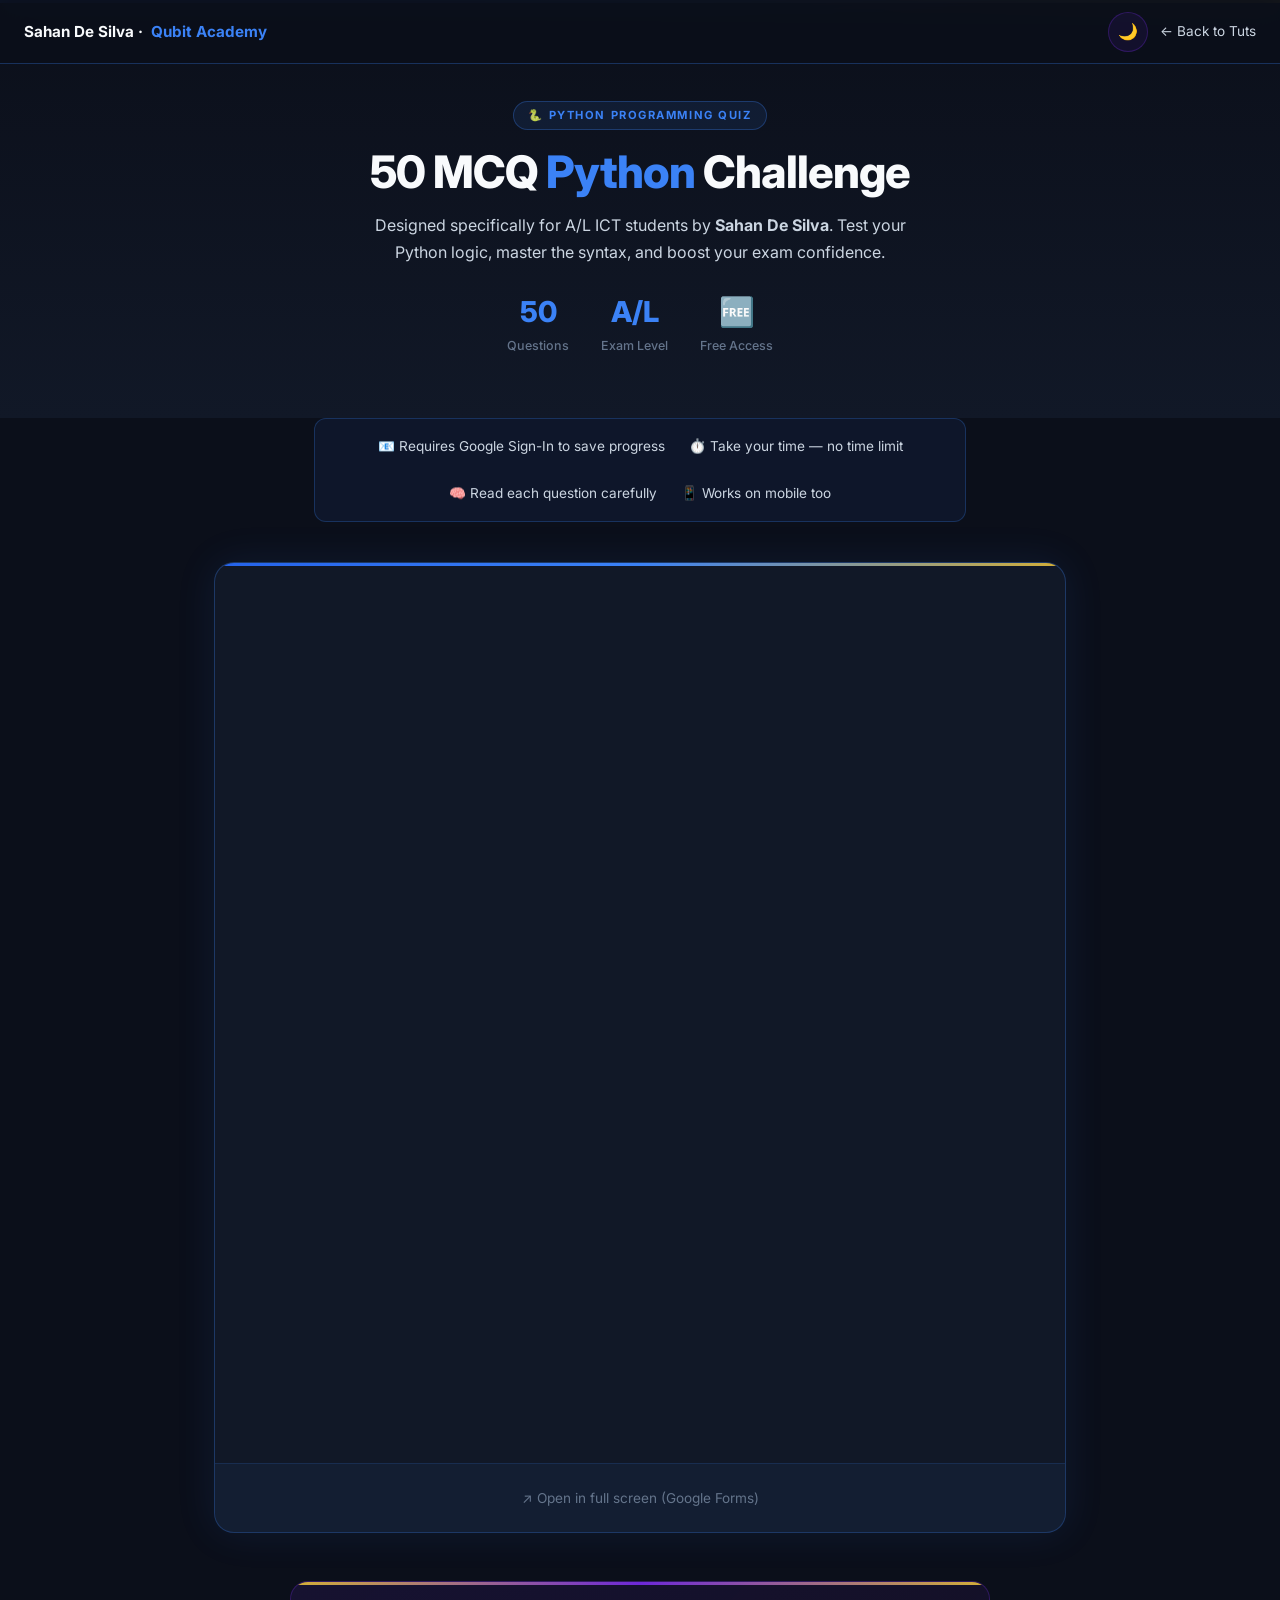
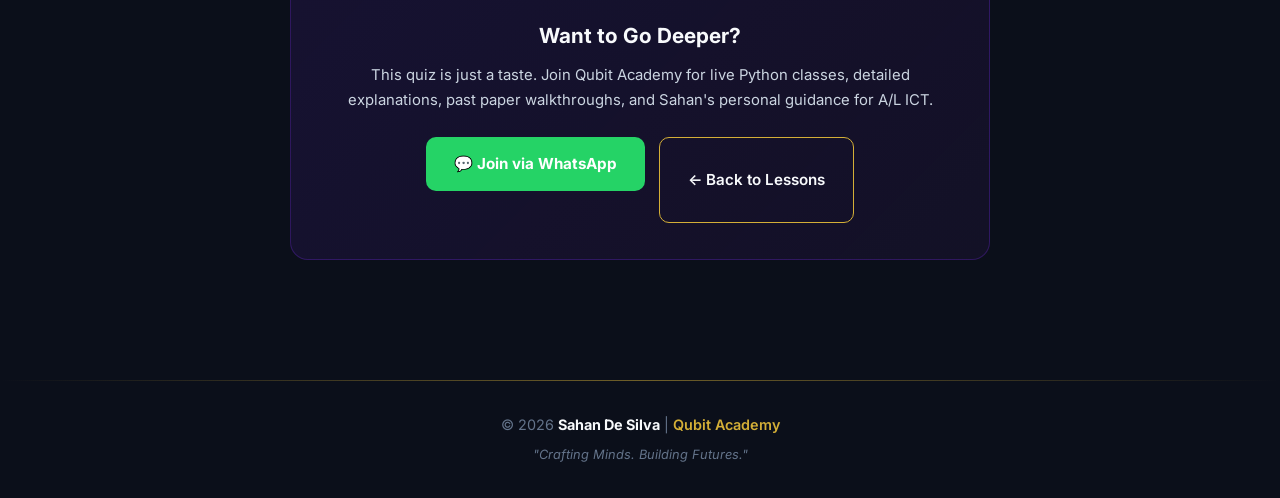
<file: quiz.html>
<!DOCTYPE html>
<html lang="en">
<head>
  <meta charset="UTF-8" />
  <meta name="viewport" content="width=device-width, initial-scale=1.0" />
  <title>Python MCQ Quiz | Qubit Academy</title>
  <meta name="description" content="50 MCQ Python Programming Quiz for A/L ICT students by Sahan De Silva — Qubit Academy." />

  <link rel="preconnect" href="https://fonts.googleapis.com" />
  <link rel="preconnect" href="https://fonts.gstatic.com" crossorigin />
  <link href="https://fonts.googleapis.com/css2?family=Inter:wght@300;400;500;600;700;800&display=swap" rel="stylesheet" />
  <link rel="stylesheet" href="style.css" />

  <style>
    .quiz-page-nav {
      position: fixed;
      top: 0; left: 0;
      width: 100%;
      z-index: 1000;
      background: rgba(11, 15, 26, 0.95);
      backdrop-filter: blur(14px);
      border-bottom: 1px solid rgba(59,130,246,0.3);
      padding: 0 24px;
      height: 64px;
      display: flex;
      align-items: center;
      justify-content: space-between;
    }

    .quiz-nav-brand {
      font-weight: 700;
      font-size: 0.95rem;
      color: #F8FAFC;
      text-decoration: none;
      display: flex;
      align-items: center;
      gap: 8px;
    }

    .quiz-nav-brand span { color: #3b82f6; }

    .quiz-nav-back {
      font-size: 0.85rem;
      color: #CBD5E1;
      text-decoration: none;
      transition: color 0.3s;
    }

    .quiz-nav-back:hover { color: #D4AF37; }

    /* Hero */
    .quiz-hero {
      padding: 100px 24px 48px;
      text-align: center;
      background: linear-gradient(180deg, var(--bg-main), var(--bg-card));
      position: relative;
      overflow: hidden;
    }

    .quiz-hero::before {
      content: '';
      position: absolute;
      top: 0; left: 0; right: 0;
      height: 3px;
      background: linear-gradient(90deg, #2563eb, #3b82f6, #D4AF37);
    }

    .quiz-hero-badge {
      display: inline-block;
      font-size: 0.7rem;
      font-weight: 700;
      letter-spacing: 0.14em;
      text-transform: uppercase;
      color: #3b82f6;
      background: rgba(59,130,246,0.1);
      border: 1px solid rgba(59,130,246,0.3);
      border-radius: 20px;
      padding: 4px 14px;
      margin-bottom: 16px;
    }

    .quiz-hero-title {
      font-size: clamp(1.8rem, 4vw, 2.8rem);
      font-weight: 800;
      color: #F8FAFC;
      letter-spacing: -0.02em;
      margin-bottom: 12px;
      line-height: 1.2;
    }

    .quiz-hero-title span { color: #3b82f6; }

    .quiz-hero-sub {
      font-size: 1rem;
      color: #CBD5E1;
      max-width: 560px;
      margin: 0 auto 32px;
      line-height: 1.7;
    }

    .quiz-stats {
      display: flex;
      justify-content: center;
      gap: 32px;
      flex-wrap: wrap;
      margin-bottom: 12px;
    }

    .quiz-stat {
      text-align: center;
    }

    .quiz-stat-num {
      font-size: 1.8rem;
      font-weight: 800;
      color: #3b82f6;
      display: block;
      line-height: 1;
      margin-bottom: 4px;
    }

    .quiz-stat-label {
      font-size: 0.78rem;
      color: #64748B;
      font-weight: 500;
    }

    /* Tips bar */
    .quiz-tips {
      background: rgba(59,130,246,0.07);
      border: 1px solid rgba(59,130,246,0.25);
      border-radius: 12px;
      padding: 16px 24px;
      max-width: 700px;
      margin: 0 auto 40px;
      display: flex;
      gap: 24px;
      flex-wrap: wrap;
      justify-content: center;
    }

    .quiz-tip {
      font-size: 0.85rem;
      color: #CBD5E1;
      display: flex;
      align-items: center;
      gap: 8px;
    }

    /* Embed wrapper */
    .quiz-embed-wrapper {
      max-width: 900px;
      margin: 0 auto;
      padding: 0 24px 80px;
    }

    .quiz-embed-card {
      background: var(--bg-card);
      border: 1px solid rgba(59,130,246,0.3);
      border-radius: 20px;
      overflow: hidden;
      box-shadow: 0 0 40px rgba(59,130,246,0.1);
      position: relative;
    }

    .quiz-embed-card::before {
      content: '';
      position: absolute;
      top: 0; left: 0; right: 0;
      height: 3px;
      background: linear-gradient(90deg, #2563eb, #3b82f6, #D4AF37);
      z-index: 1;
    }

    .quiz-embed-card iframe {
      width: 100%;
      height: 900px;
      border: none;
      display: block;
    }

    /* Fallback */
    .quiz-fallback {
      text-align: center;
      padding: 48px 24px;
      display: none;
    }

    .quiz-fallback p {
      color: #CBD5E1;
      margin-bottom: 20px;
    }

    /* Open button bar */
    .quiz-open-bar {
      text-align: center;
      padding: 20px;
      background: rgba(59,130,246,0.05);
      border-top: 1px solid rgba(59,130,246,0.15);
    }

    .quiz-open-bar a {
      display: inline-flex;
      align-items: center;
      gap: 8px;
      font-size: 0.85rem;
      color: #64748B;
      text-decoration: none;
      transition: color 0.3s;
    }

    .quiz-open-bar a:hover { color: #3b82f6; }

    /* CTA bottom */
    .quiz-bottom-cta {
      max-width: 700px;
      margin: 48px auto 0;
      background: linear-gradient(135deg, rgba(109,40,217,0.12), rgba(147,51,234,0.06));
      border: 1px solid rgba(109,40,217,0.3);
      border-radius: 18px;
      padding: 36px;
      text-align: center;
      position: relative;
      overflow: hidden;
    }

    .quiz-bottom-cta::before {
      content: '';
      position: absolute;
      top: 0; left: 0; right: 0;
      height: 3px;
      background: linear-gradient(90deg, #D4AF37, #6D28D9, #D4AF37);
    }

    .quiz-bottom-cta h3 {
      font-size: 1.3rem;
      font-weight: 700;
      color: #F8FAFC;
      margin-bottom: 10px;
    }

    .quiz-bottom-cta p {
      color: #CBD5E1;
      font-size: 0.93rem;
      line-height: 1.7;
      margin-bottom: 24px;
    }

    .cta-row {
      display: flex;
      justify-content: center;
      gap: 14px;
      flex-wrap: wrap;
    }

    @media (max-width: 768px) {
      .quiz-embed-card iframe { height: 700px; }
      .quiz-stats { gap: 20px; }
      .quiz-tips { flex-direction: column; gap: 10px; }
    }
  </style>
</head>
<body>

  <!-- Navbar -->
  <nav class="quiz-page-nav">
    <a href="index.html" class="quiz-nav-brand">
      Sahan De Silva · <span>Qubit Academy</span>
    </a>
    <div style="display:flex;align-items:center;gap:12px;">
      <button id="themeToggleQuiz" aria-label="Toggle dark/light mode" style="width:40px;height:40px;border-radius:50%;border:1.5px solid rgba(109,40,217,0.3);background:rgba(109,40,217,0.1);cursor:pointer;font-size:1rem;display:flex;align-items:center;justify-content:center;transition:all 0.3s;" onmouseover="this.style.borderColor='#D4AF37'" onmouseout="this.style.borderColor='rgba(109,40,217,0.3)'">
        <span id="themeIconQuiz">🌙</span>
      </button>
      <a href="index.html#tuts" class="quiz-nav-back">← Back to Tuts</a>
    </div>
  </nav>

  <script>
    const savedThemeQ = localStorage.getItem('qubit_theme') || 'dark';
    if (savedThemeQ === 'light') {
      document.body.classList.add('light-mode');
      document.getElementById('themeIconQuiz').textContent = '☀️';
    }
    document.getElementById('themeToggleQuiz').addEventListener('click', () => {
      const isLight = document.body.classList.toggle('light-mode');
      document.getElementById('themeIconQuiz').textContent = isLight ? '☀️' : '🌙';
      localStorage.setItem('qubit_theme', isLight ? 'light' : 'dark');
    });
  </script>

  <!-- Hero -->
  <section class="quiz-hero">
    <div class="quiz-hero-badge">🐍 Python Programming Quiz</div>
    <h1 class="quiz-hero-title">50 MCQ <span>Python</span> Challenge</h1>
    <p class="quiz-hero-sub">Designed specifically for A/L ICT students by <strong>Sahan De Silva</strong>. Test your Python logic, master the syntax, and boost your exam confidence.</p>

    <div class="quiz-stats">
      <div class="quiz-stat">
        <span class="quiz-stat-num">50</span>
        <span class="quiz-stat-label">Questions</span>
      </div>
      <div class="quiz-stat">
        <span class="quiz-stat-num">A/L</span>
        <span class="quiz-stat-label">Exam Level</span>
      </div>
      <div class="quiz-stat">
        <span class="quiz-stat-num">🆓</span>
        <span class="quiz-stat-label">Free Access</span>
      </div>
    </div>
  </section>

  <!-- Tips -->
  <div style="max-width:700px;margin:0 auto;padding:0 24px;">
    <div class="quiz-tips">
      <span class="quiz-tip">📧 Requires Google Sign-In to save progress</span>
      <span class="quiz-tip">⏱️ Take your time — no time limit</span>
      <span class="quiz-tip">🧠 Read each question carefully</span>
      <span class="quiz-tip">📱 Works on mobile too</span>
    </div>
  </div>

  <!-- Embedded Form -->
  <div class="quiz-embed-wrapper">
    <div class="quiz-embed-card">
      <iframe
        src="https://docs.google.com/forms/d/e/1FAIpQLSfNYec2M8fgR2SFJe4wGOOot3R68NbgX_rnjAdkbkaDcYMgAg/viewform?embedded=true"
        title="Python MCQ Quiz — Qubit Academy"
        allow="clipboard-write"
        loading="lazy">
        Loading quiz…
      </iframe>
      <div class="quiz-open-bar">
        <a href="https://docs.google.com/forms/d/e/1FAIpQLSfNYec2M8fgR2SFJe4wGOOot3R68NbgX_rnjAdkbkaDcYMgAg/viewform?usp=header" target="_blank" rel="noopener noreferrer">
          ↗ Open in full screen (Google Forms)
        </a>
      </div>
    </div>

    <!-- Bottom CTA -->
    <div class="quiz-bottom-cta">
      <h3>Want to Go Deeper?</h3>
      <p>This quiz is just a taste. Join Qubit Academy for live Python classes, detailed explanations, past paper walkthroughs, and Sahan's personal guidance for A/L ICT.</p>
      <div class="cta-row">
        <a href="https://wa.me/94753148557?text=Hi%20Sahan%2C%20I%20completed%20the%20Python%20quiz%20and%20want%20to%20join%20Qubit%20Academy!" class="btn btn-whatsapp" target="_blank" rel="noopener noreferrer">
          💬 Join via WhatsApp
        </a>
        <a href="index.html#tuts" class="btn btn-secondary">
          ← Back to Lessons
        </a>
      </div>
    </div>
  </div>

  <footer class="footer">
    <div class="footer-divider"></div>
    <div class="container footer-content">
      <p class="footer-copy">© 2026 <strong>Sahan De Silva</strong> | <span class="footer-academy">Qubit Academy</span></p>
      <p class="footer-sub">"Crafting Minds. Building Futures."</p>
    </div>
  </footer>

</body>
</html>
</file>
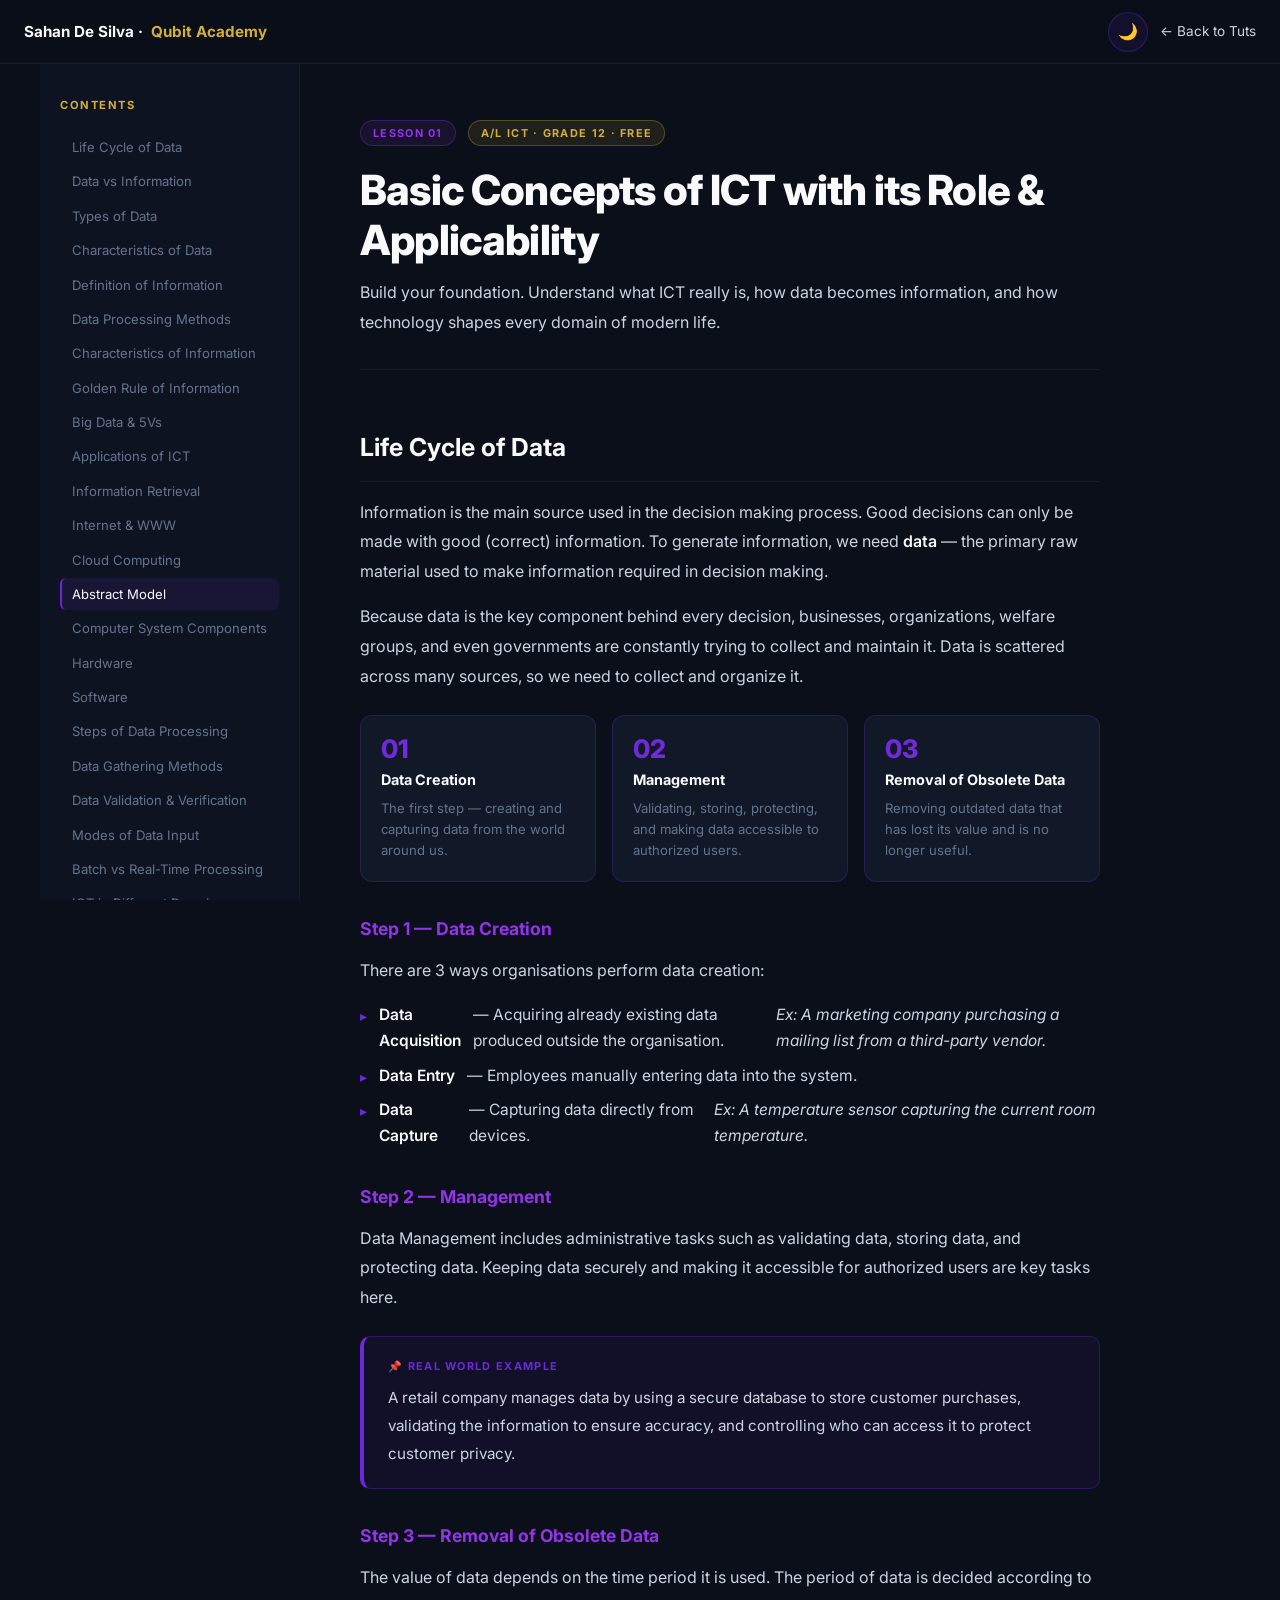
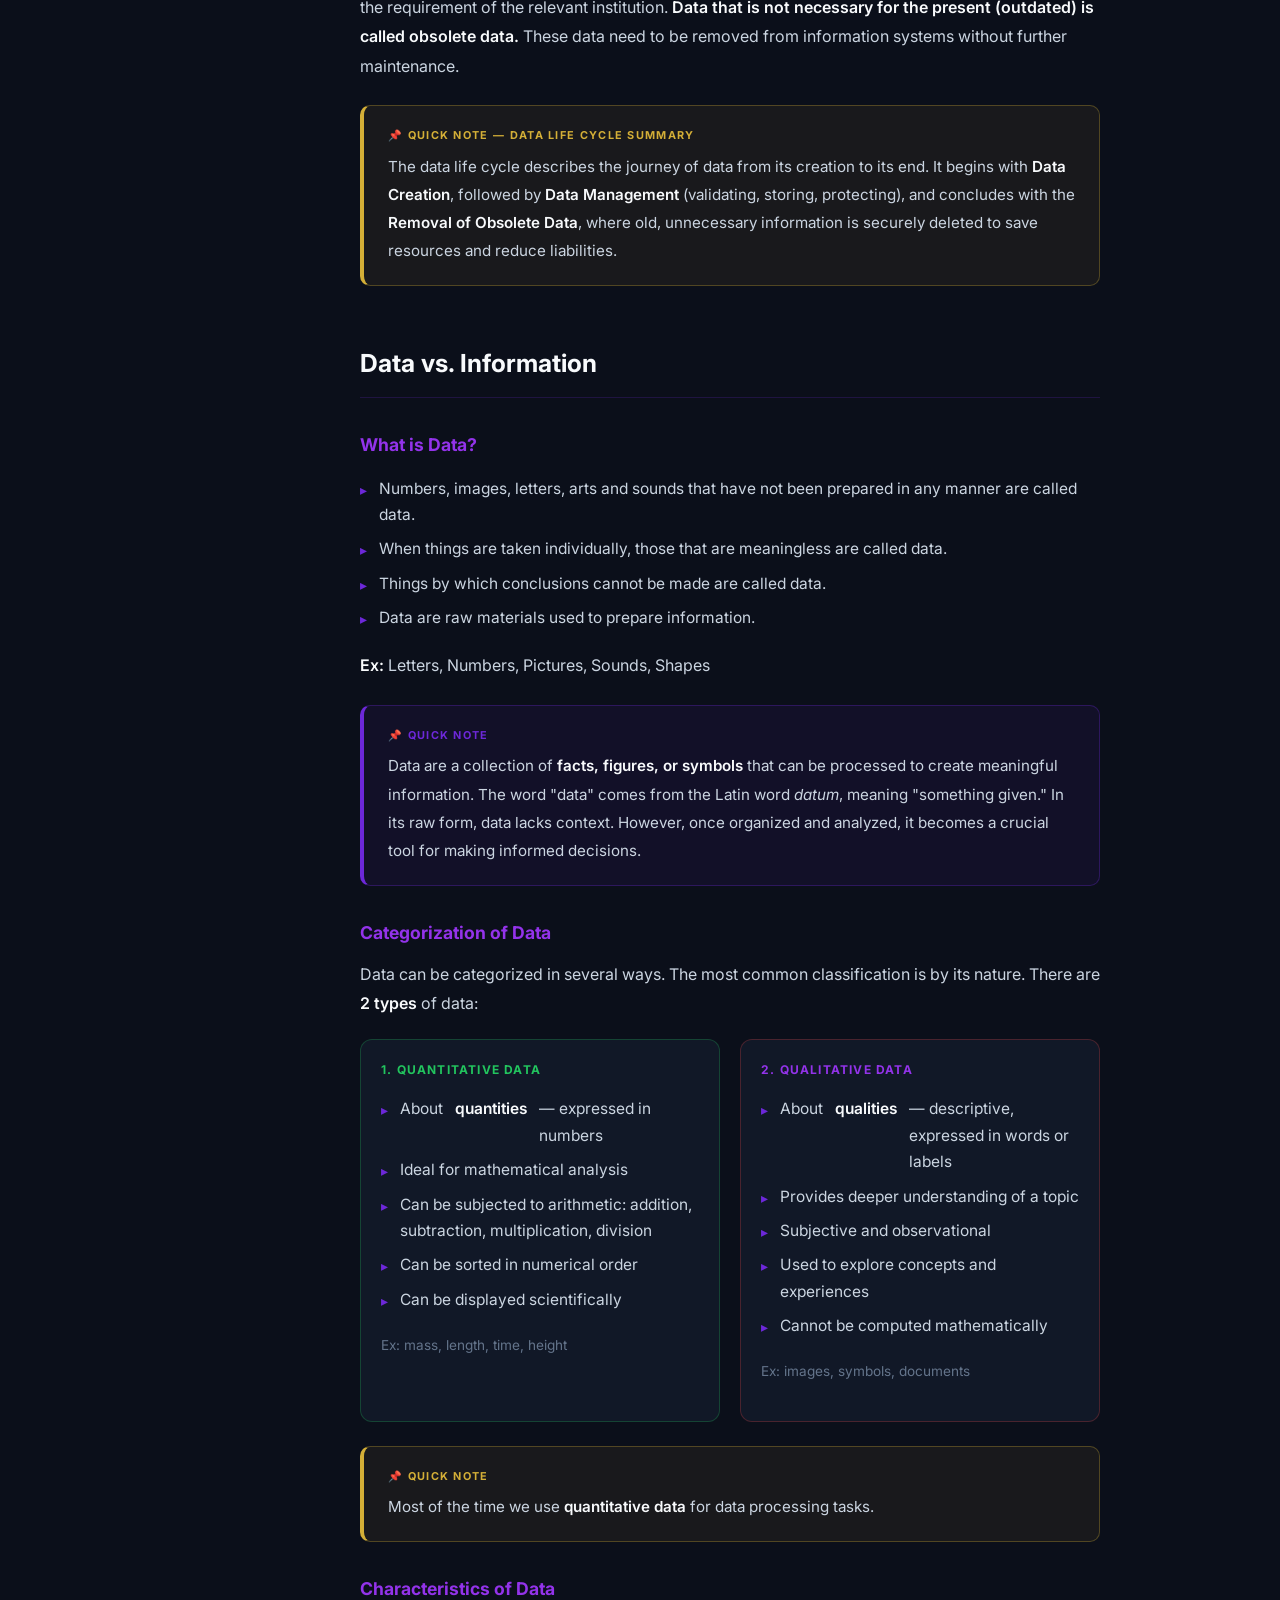
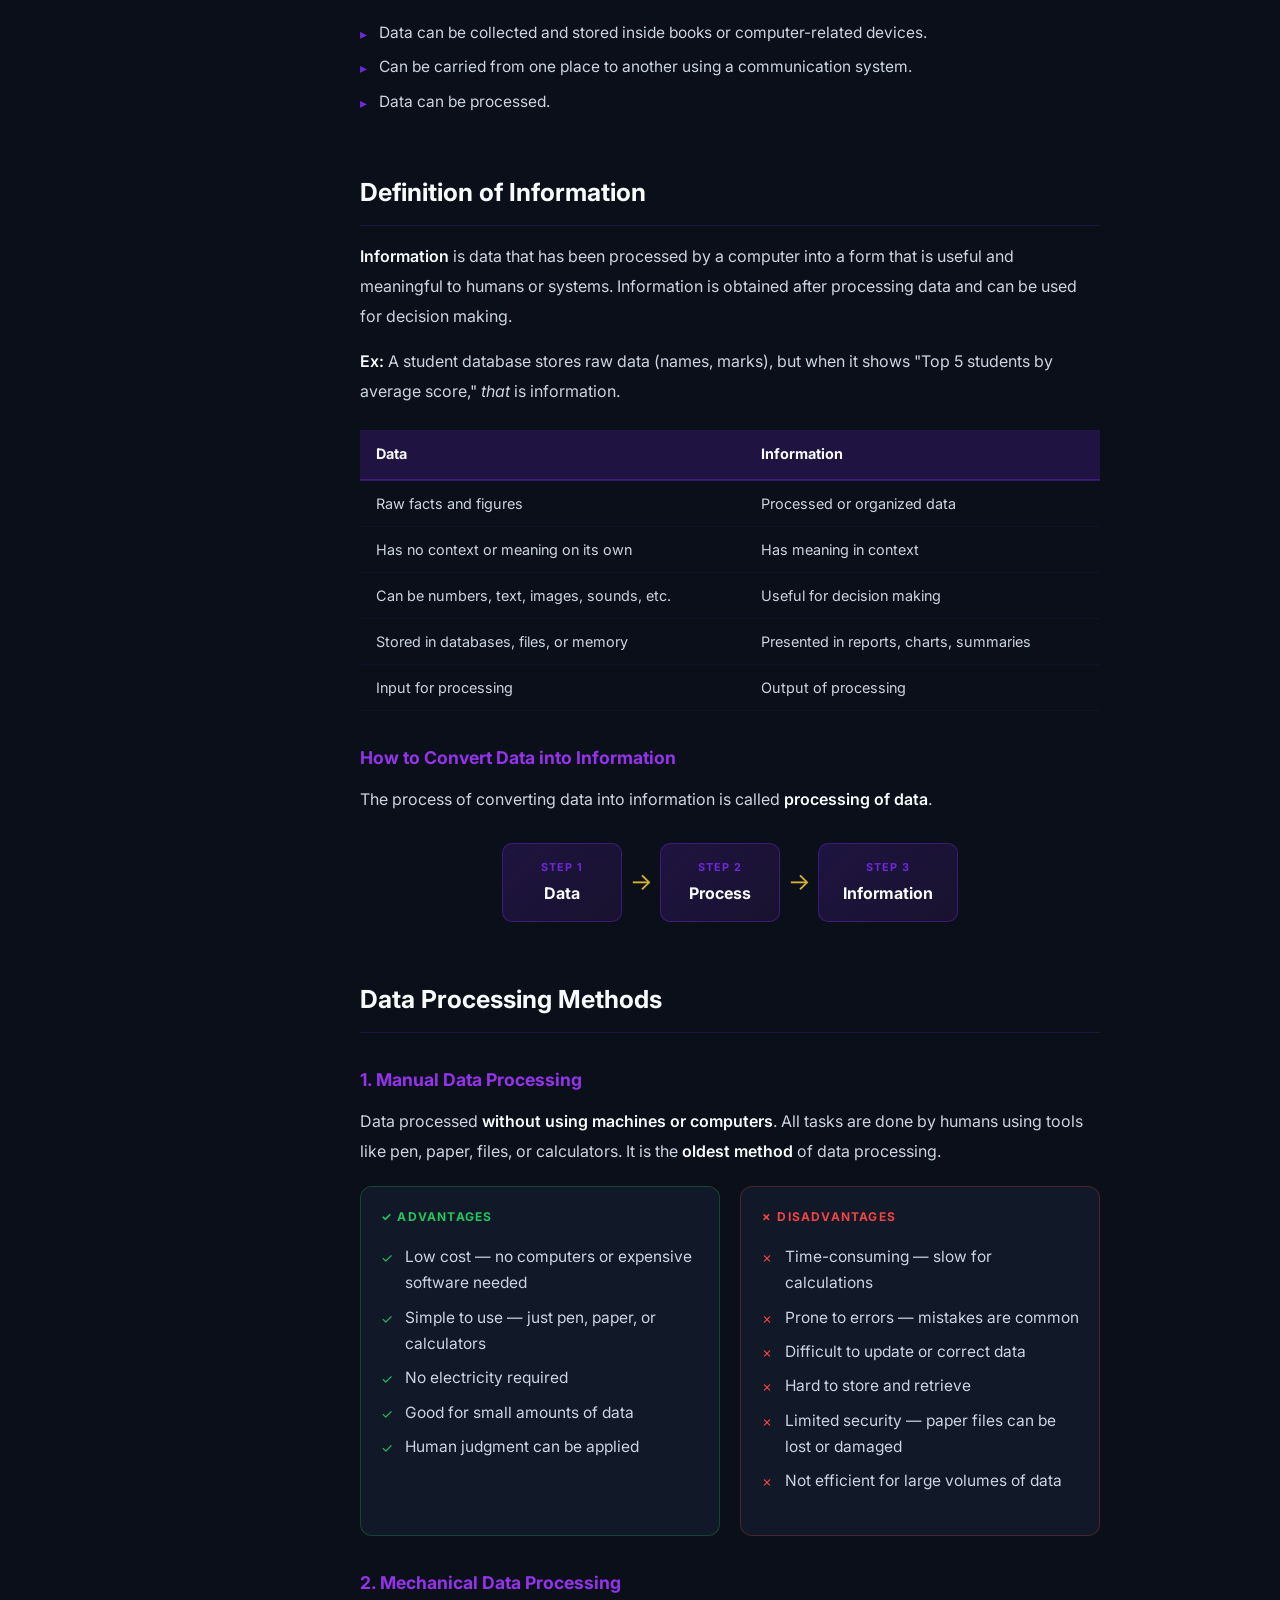
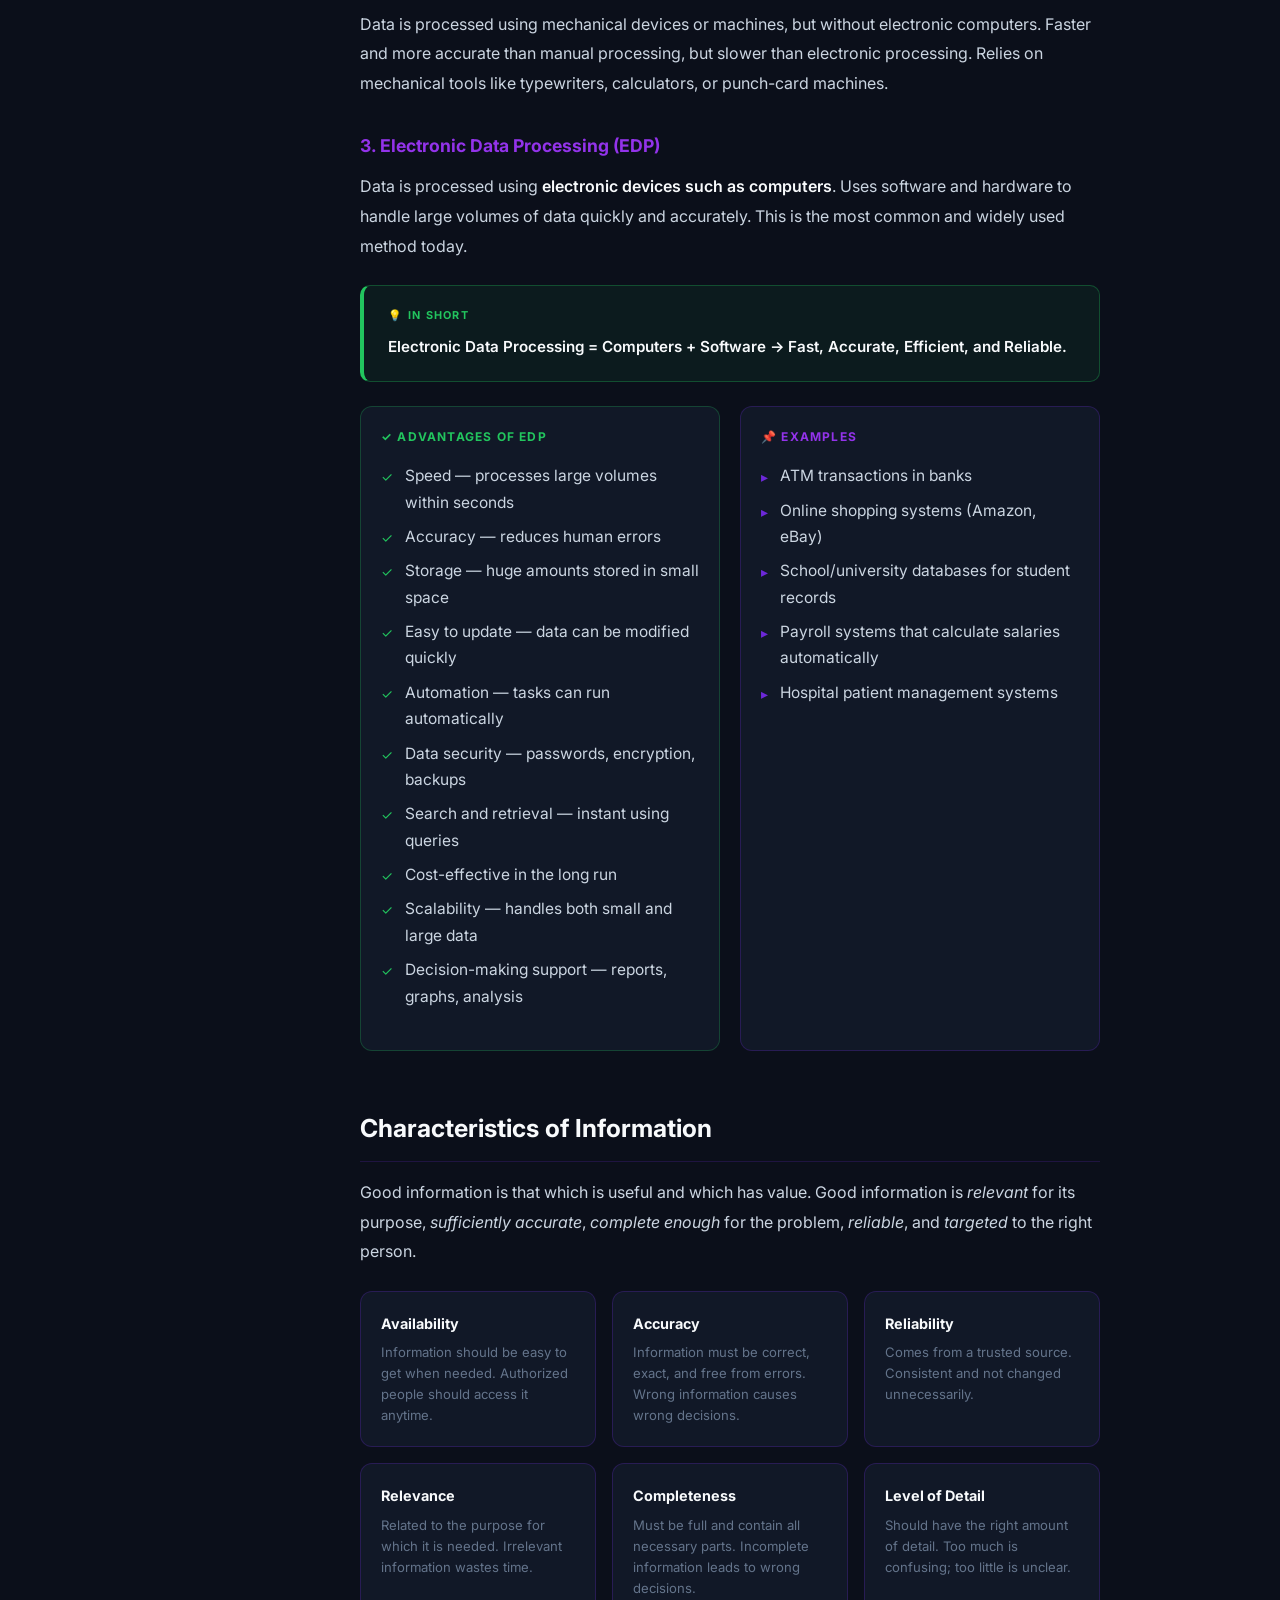
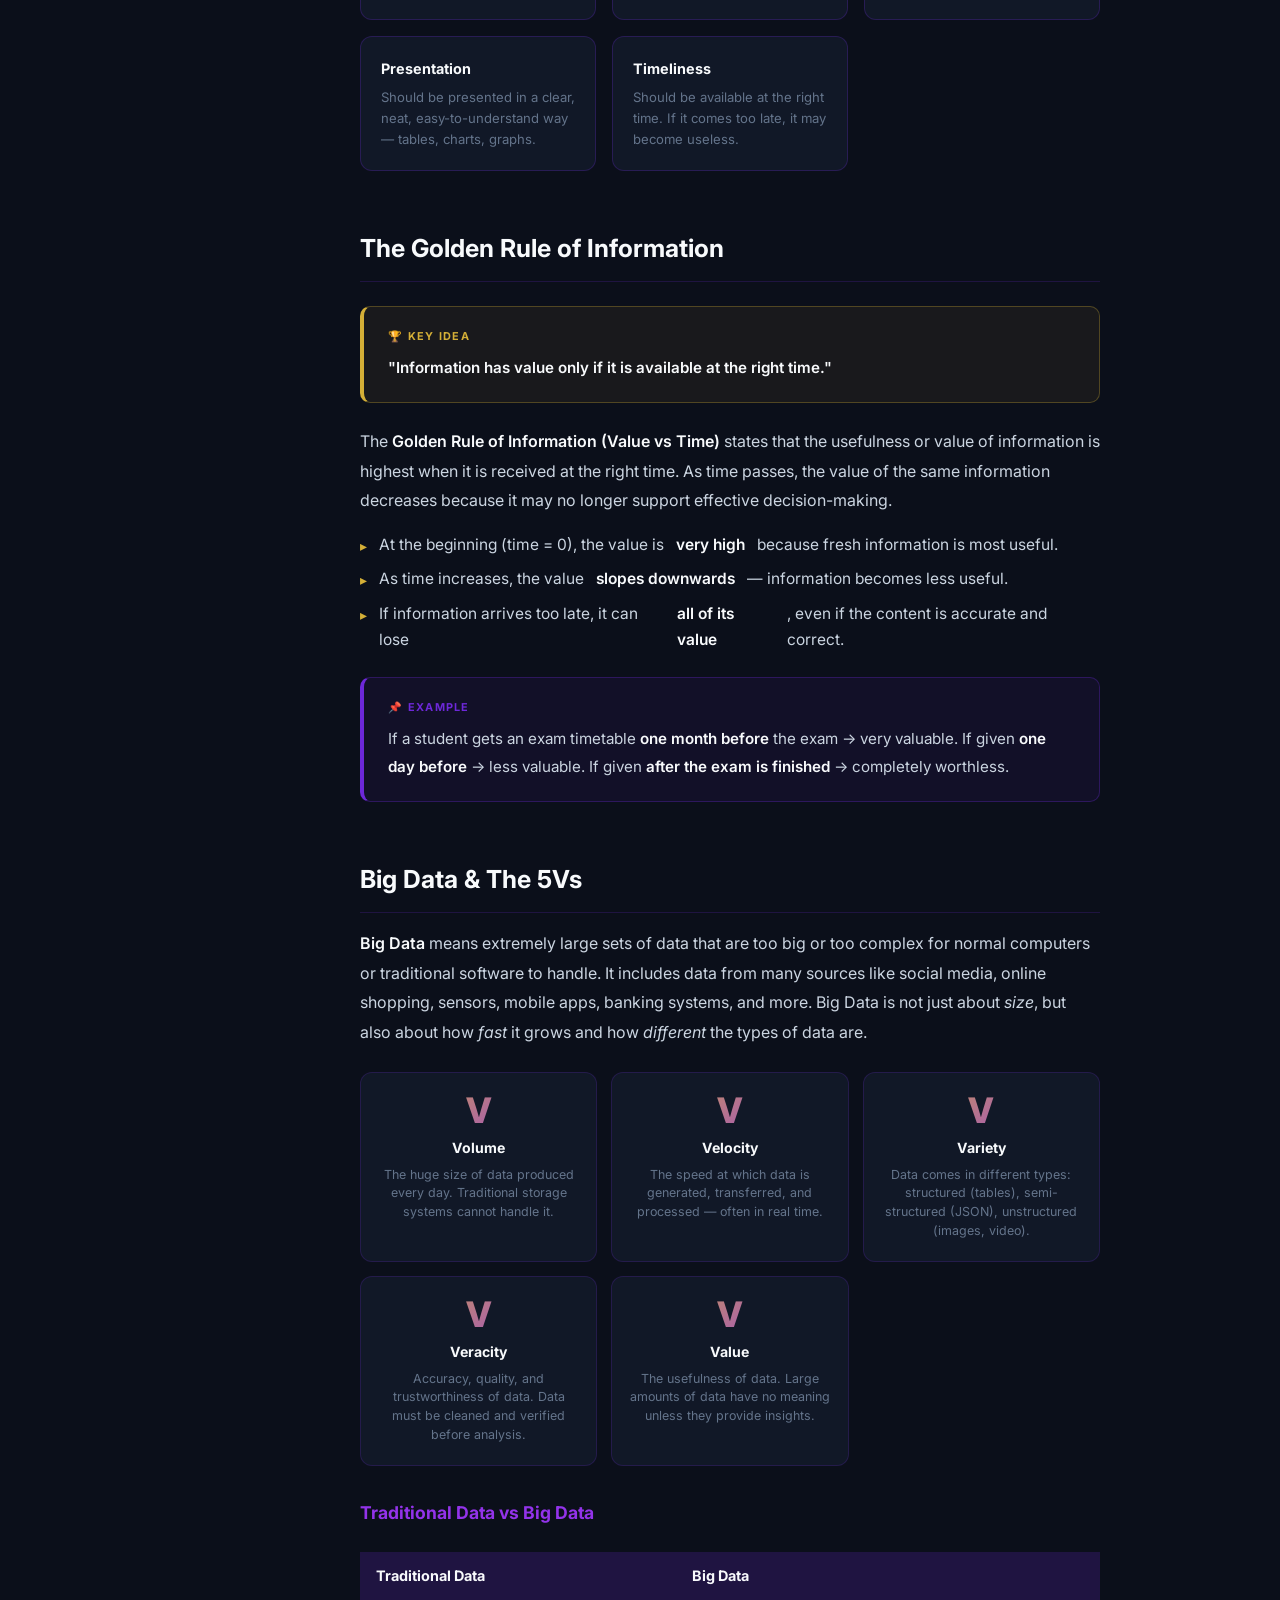
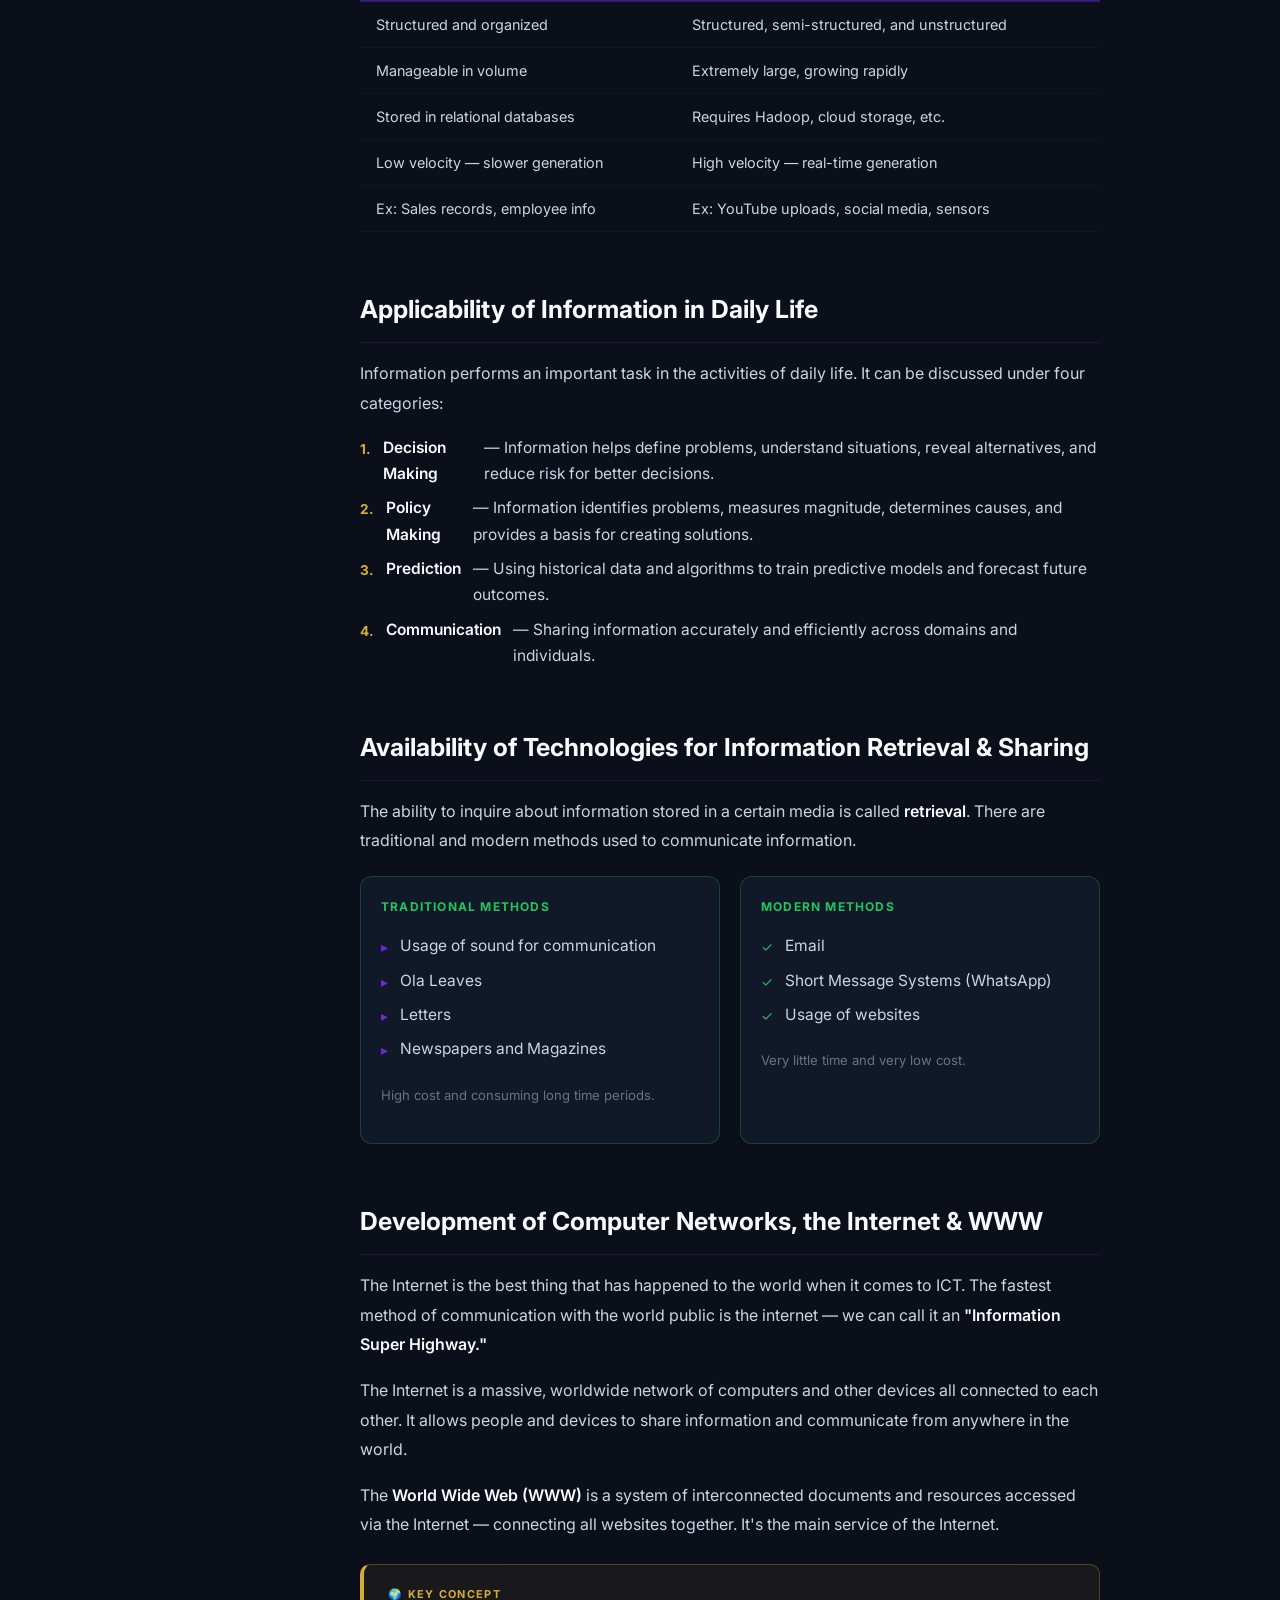
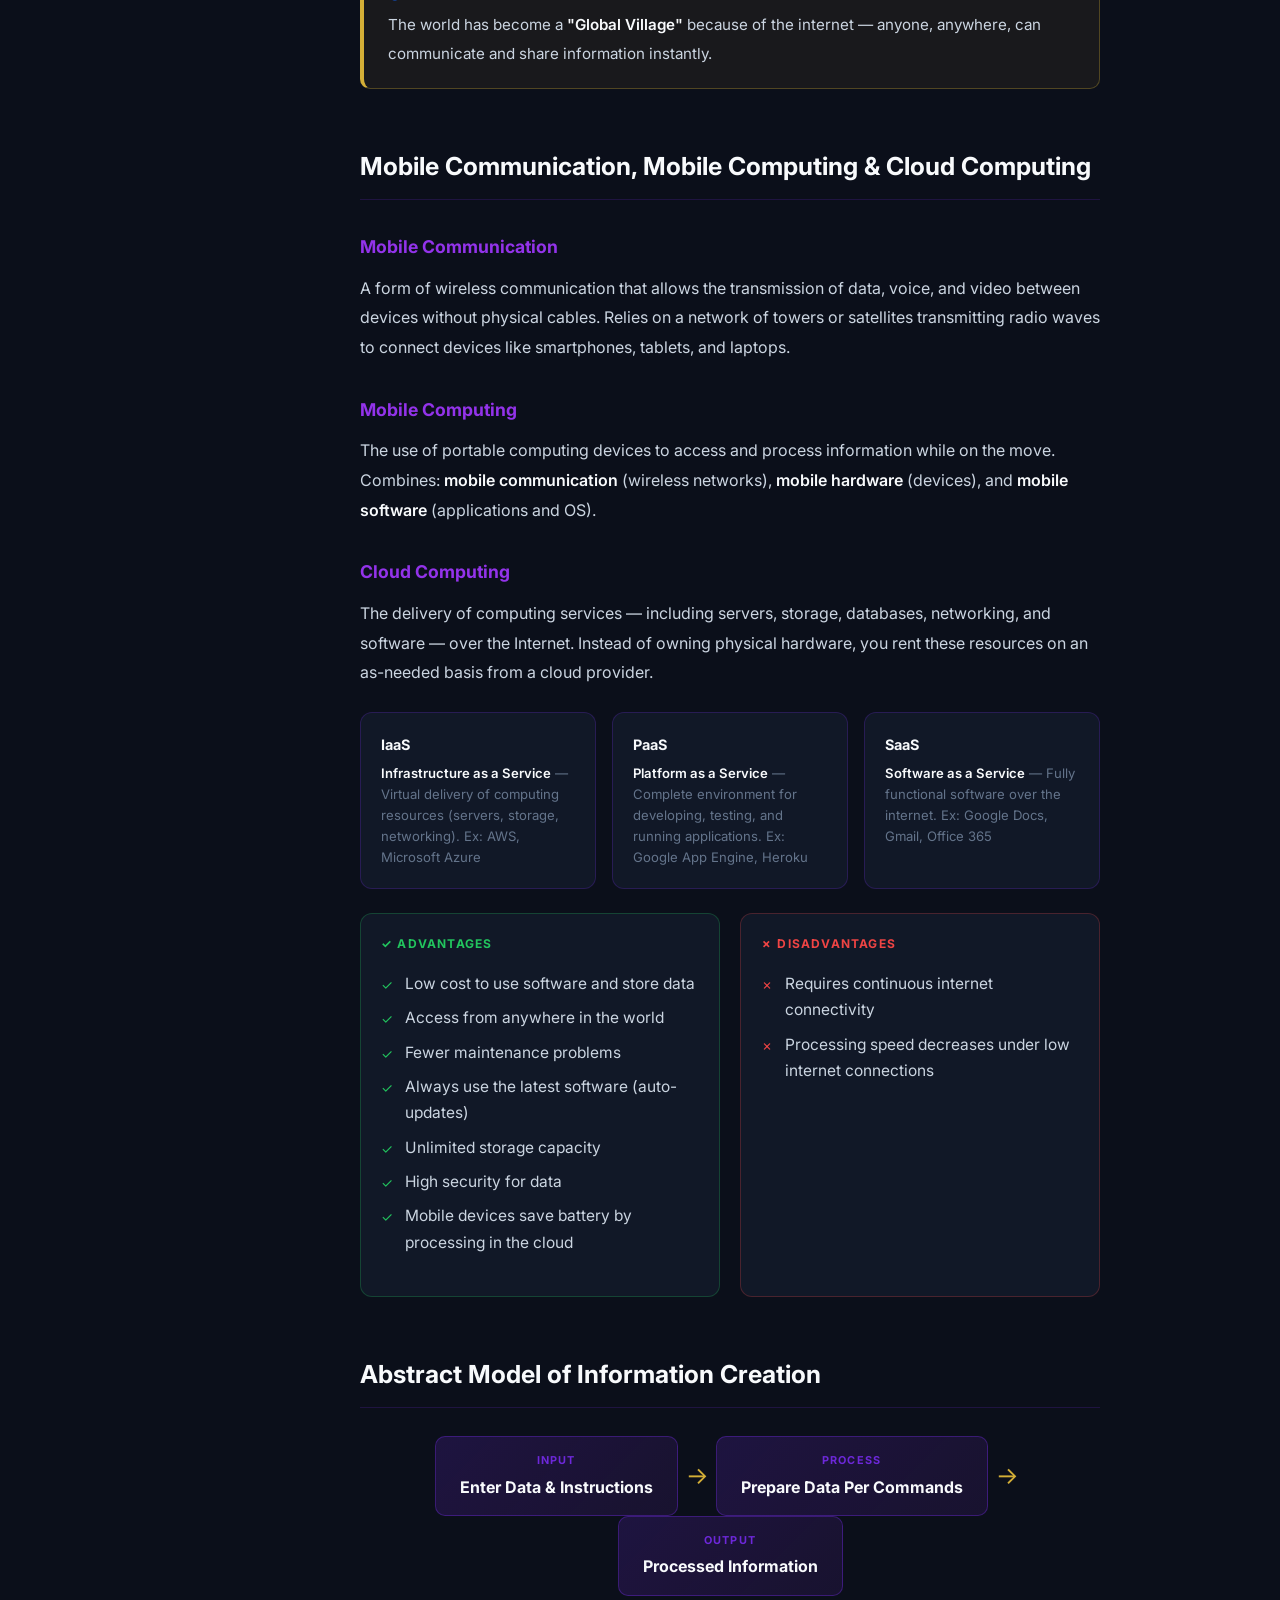
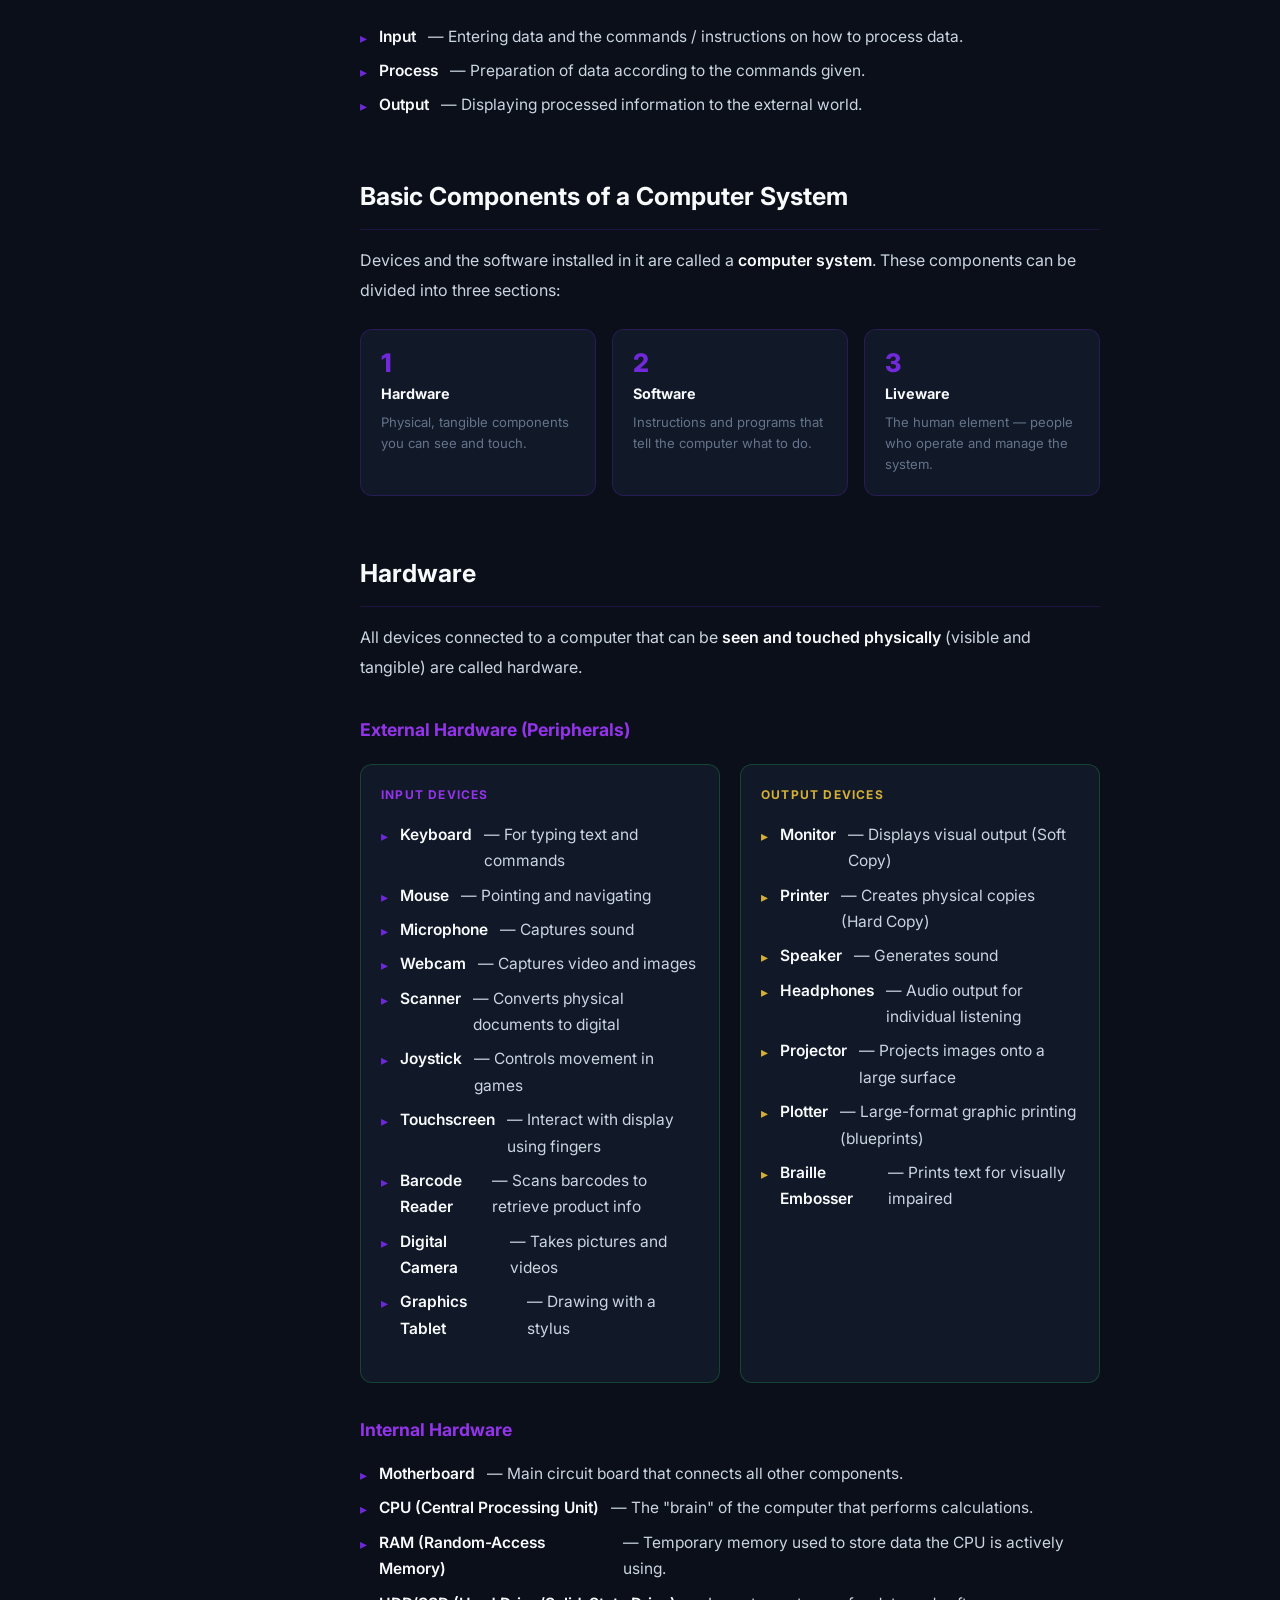
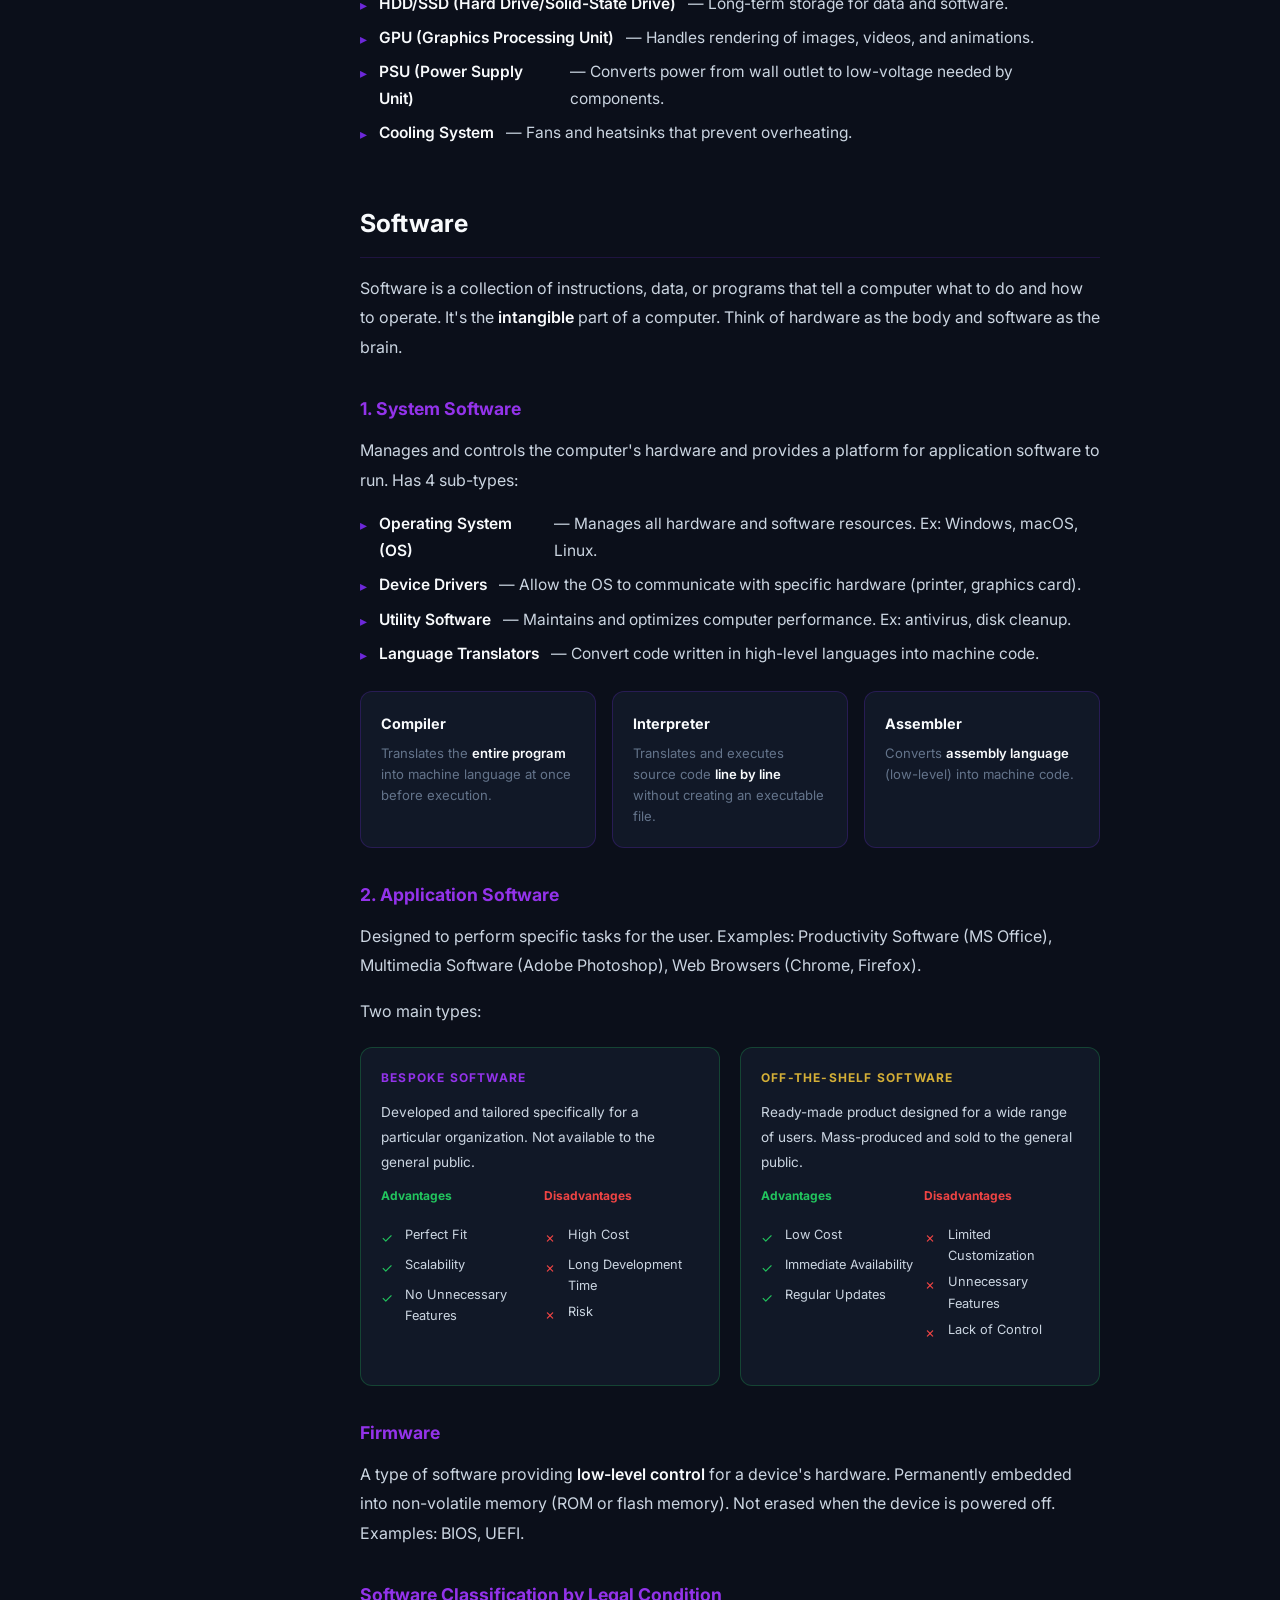
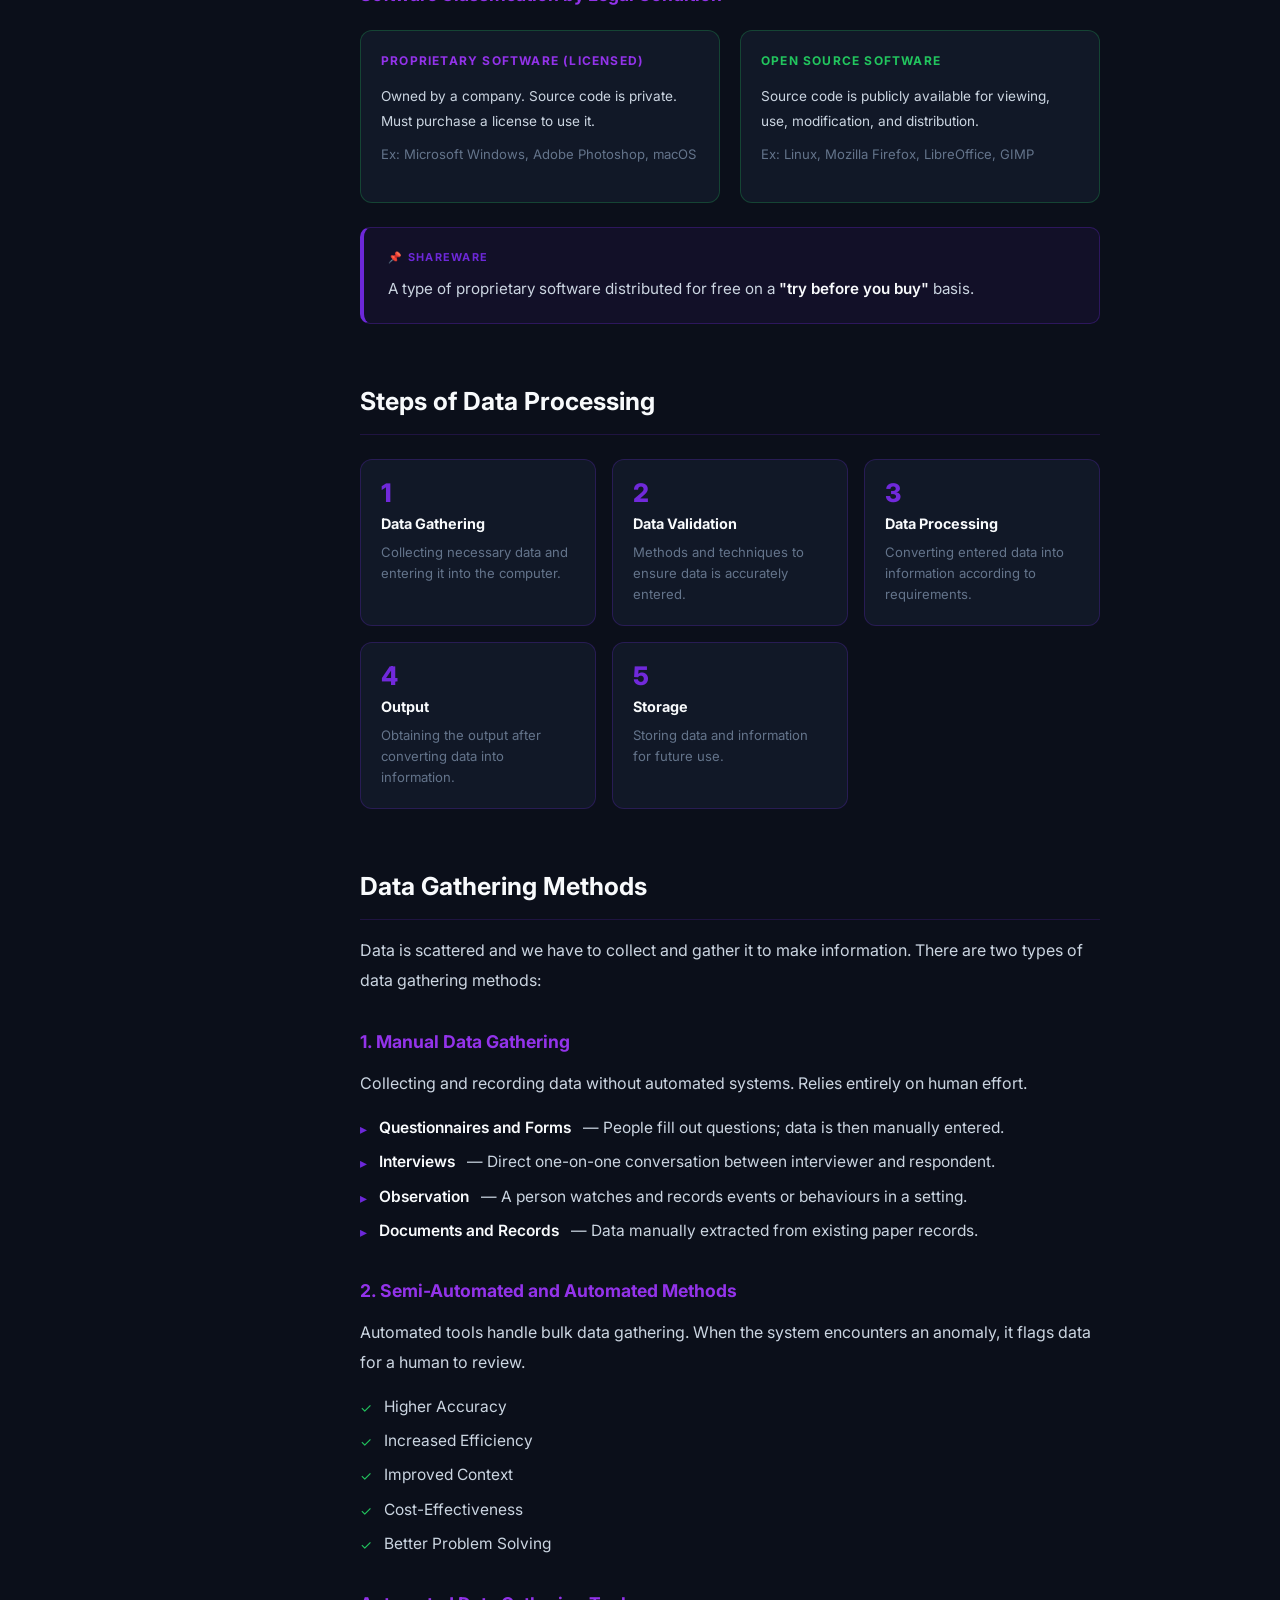
<file: tuts/lesson-01.html>
<!DOCTYPE html>
<html lang="en">
<head>
  <meta charset="UTF-8" />
  <meta name="viewport" content="width=device-width, initial-scale=1.0" />
  <title>Lesson 01 — Basic Concepts of ICT | Qubit Academy</title>
  <meta name="description" content="A/L ICT Lesson 01 — Basic Concepts of ICT with its Role & Applicability by Sahan De Silva, Qubit Academy." />

  <link rel="preconnect" href="https://fonts.googleapis.com" />
  <link rel="preconnect" href="https://fonts.gstatic.com" crossorigin />
  <link href="https://fonts.googleapis.com/css2?family=Inter:wght@300;400;500;600;700;800&family=Noto+Sans+Sinhala:wght@400;600&display=swap" rel="stylesheet" />
  <link rel="stylesheet" href="../style.css" />

  <style>
    /* ── Lesson Page Specific Styles ── */
    .lesson-nav {
      position: fixed;
      top: 0; left: 0;
      width: 100%;
      z-index: 1000;
      background: rgba(11, 15, 26, 0.95);
      backdrop-filter: blur(14px);
      border-bottom: 1px solid rgba(109,40,217,0.25);
      padding: 0 24px;
      height: 64px;
      display: flex;
      align-items: center;
      justify-content: space-between;
    }

    .lesson-nav-brand {
      font-weight: 700;
      font-size: 0.95rem;
      color: #F8FAFC;
      text-decoration: none;
      display: flex;
      align-items: center;
      gap: 8px;
    }

    .lesson-nav-brand span {
      color: #D4AF37;
    }

    .lesson-nav-back {
      font-size: 0.85rem;
      color: #CBD5E1;
      text-decoration: none;
      display: flex;
      align-items: center;
      gap: 6px;
      transition: color 0.3s;
    }

    .lesson-nav-back:hover { color: #D4AF37; }

    /* ── TOC Sidebar ── */
    .lesson-layout {
      display: grid;
      grid-template-columns: 260px 1fr;
      gap: 0;
      max-width: 1200px;
      margin: 0 auto;
      padding-top: 64px;
    }

    .toc-sidebar {
      position: sticky;
      top: 64px;
      height: calc(100vh - 64px);
      overflow-y: auto;
      padding: 32px 20px;
      border-right: 1px solid rgba(109,40,217,0.15);
      background: #0e1322;
    }

    .toc-title {
      font-size: 0.7rem;
      font-weight: 700;
      letter-spacing: 0.14em;
      text-transform: uppercase;
      color: #D4AF37;
      margin-bottom: 16px;
    }

    .toc-list {
      list-style: none;
      display: flex;
      flex-direction: column;
      gap: 2px;
    }

    .toc-list a {
      display: block;
      padding: 7px 10px;
      font-size: 0.82rem;
      color: #64748B;
      border-radius: 6px;
      text-decoration: none;
      transition: all 0.25s;
      line-height: 1.4;
      border-left: 2px solid transparent;
    }

    .toc-list a:hover,
    .toc-list a.active {
      color: #F8FAFC;
      background: rgba(109,40,217,0.1);
      border-left-color: #6D28D9;
    }

    /* ── Main Lesson Body ── */
    .lesson-main {
      padding: 56px 60px 100px;
      max-width: 860px;
    }

    .lesson-meta-row {
      display: flex;
      align-items: center;
      gap: 12px;
      margin-bottom: 20px;
      flex-wrap: wrap;
    }

    .lesson-meta-badge {
      font-size: 0.68rem;
      font-weight: 700;
      letter-spacing: 0.12em;
      text-transform: uppercase;
      color: #D4AF37;
      background: rgba(212,175,55,0.1);
      border: 1px solid rgba(212,175,55,0.3);
      border-radius: 20px;
      padding: 3px 12px;
    }

    .lesson-meta-num {
      font-size: 0.68rem;
      font-weight: 700;
      letter-spacing: 0.12em;
      text-transform: uppercase;
      color: #9333EA;
      background: rgba(147,51,234,0.1);
      border: 1px solid rgba(147,51,234,0.3);
      border-radius: 20px;
      padding: 3px 12px;
    }

    .lesson-main-title {
      font-size: clamp(1.7rem, 3.5vw, 2.6rem);
      font-weight: 800;
      color: #F8FAFC;
      letter-spacing: -0.02em;
      line-height: 1.2;
      margin-bottom: 12px;
    }

    .lesson-tagline {
      font-size: 1rem;
      color: #CBD5E1;
      line-height: 1.7;
      margin-bottom: 36px;
      padding-bottom: 32px;
      border-bottom: 1px solid rgba(109,40,217,0.2);
    }

    /* Section headings */
    .lesson-main h2 {
      font-size: 1.55rem;
      font-weight: 700;
      color: #F8FAFC;
      margin: 56px 0 16px;
      padding-bottom: 12px;
      border-bottom: 1px solid rgba(109,40,217,0.2);
      scroll-margin-top: 80px;
    }

    .lesson-main h3 {
      font-size: 1.1rem;
      font-weight: 700;
      color: #9333EA;
      margin: 32px 0 12px;
      scroll-margin-top: 80px;
    }

    .lesson-main p {
      color: #CBD5E1;
      font-size: 1rem;
      line-height: 1.85;
      margin-bottom: 16px;
    }

    .lesson-main strong {
      color: #F8FAFC;
      font-weight: 600;
    }

    /* Info boxes */
    .info-box {
      background: rgba(109,40,217,0.08);
      border: 1px solid rgba(109,40,217,0.3);
      border-left: 4px solid #6D28D9;
      border-radius: 10px;
      padding: 20px 24px;
      margin: 24px 0;
    }

    .info-box.gold {
      background: rgba(212,175,55,0.07);
      border-color: rgba(212,175,55,0.3);
      border-left-color: #D4AF37;
    }

    .info-box.green {
      background: rgba(34,197,94,0.07);
      border-color: rgba(34,197,94,0.3);
      border-left-color: #22c55e;
    }

    .info-box-label {
      font-size: 0.68rem;
      font-weight: 700;
      letter-spacing: 0.12em;
      text-transform: uppercase;
      color: #6D28D9;
      margin-bottom: 8px;
      display: block;
    }

    .info-box.gold .info-box-label { color: #D4AF37; }
    .info-box.green .info-box-label { color: #22c55e; }

    .info-box p {
      margin-bottom: 0;
      font-size: 0.95rem;
    }

    /* Bullet lists */
    .lesson-list {
      list-style: none;
      display: flex;
      flex-direction: column;
      gap: 8px;
      margin: 16px 0 20px;
      padding-left: 0;
    }

    .lesson-list li {
      display: flex;
      align-items: flex-start;
      gap: 12px;
      color: #CBD5E1;
      font-size: 0.97rem;
      line-height: 1.7;
    }

    .lesson-list li::before {
      content: '▸';
      color: #6D28D9;
      font-size: 0.85rem;
      flex-shrink: 0;
      margin-top: 3px;
    }

    .lesson-list.gold-bullets li::before { color: #D4AF37; }
    .lesson-list.check li::before { content: '✓'; color: #22c55e; }
    .lesson-list.cross li::before { content: '✗'; color: #ef4444; }
    .lesson-list.number { counter-reset: list-counter; }
    .lesson-list.number li { counter-increment: list-counter; }
    .lesson-list.number li::before {
      content: counter(list-counter) '.';
      color: #D4AF37;
      font-weight: 700;
      font-size: 0.85rem;
    }

    /* Cards grid */
    .cards-grid {
      display: grid;
      grid-template-columns: repeat(auto-fit, minmax(220px, 1fr));
      gap: 16px;
      margin: 24px 0;
    }

    .mini-card {
      background: #111827;
      border: 1px solid rgba(109,40,217,0.25);
      border-radius: 12px;
      padding: 20px;
      transition: border-color 0.3s, transform 0.3s;
    }

    .mini-card:hover {
      border-color: #6D28D9;
      transform: translateY(-3px);
    }

    .mini-card-num {
      font-size: 1.6rem;
      font-weight: 800;
      background: linear-gradient(135deg, #6D28D9, #9333EA);
      -webkit-background-clip: text;
      -webkit-text-fill-color: transparent;
      background-clip: text;
      line-height: 1;
      margin-bottom: 6px;
    }

    .mini-card-title {
      font-size: 0.9rem;
      font-weight: 700;
      color: #F8FAFC;
      margin-bottom: 6px;
    }

    .mini-card-desc {
      font-size: 0.82rem;
      color: #64748B;
      line-height: 1.6;
    }

    /* Comparison table */
    .compare-table {
      width: 100%;
      border-collapse: collapse;
      margin: 24px 0;
      font-size: 0.9rem;
    }

    .compare-table th {
      background: rgba(109,40,217,0.2);
      color: #F8FAFC;
      font-weight: 700;
      padding: 12px 16px;
      text-align: left;
      border-bottom: 2px solid rgba(109,40,217,0.4);
    }

    .compare-table td {
      padding: 11px 16px;
      color: #CBD5E1;
      border-bottom: 1px solid rgba(109,40,217,0.1);
      line-height: 1.6;
      vertical-align: top;
    }

    .compare-table tr:hover td {
      background: rgba(109,40,217,0.05);
    }

    /* Adv / Disadv two-col */
    .adv-grid {
      display: grid;
      grid-template-columns: 1fr 1fr;
      gap: 20px;
      margin: 20px 0;
    }

    .adv-box {
      background: #111827;
      border: 1px solid rgba(34,197,94,0.25);
      border-radius: 12px;
      padding: 20px;
    }

    .adv-box.dis {
      border-color: rgba(239,68,68,0.25);
    }

    .adv-box-title {
      font-size: 0.75rem;
      font-weight: 700;
      letter-spacing: 0.1em;
      text-transform: uppercase;
      color: #22c55e;
      margin-bottom: 12px;
    }

    .adv-box.dis .adv-box-title { color: #ef4444; }

    /* V cards for Big Data 5Vs */
    .v-cards {
      display: grid;
      grid-template-columns: repeat(auto-fit, minmax(180px, 1fr));
      gap: 14px;
      margin: 24px 0;
    }

    .v-card {
      background: #111827;
      border: 1px solid rgba(109,40,217,0.2);
      border-radius: 12px;
      padding: 20px 16px;
      text-align: center;
      transition: all 0.3s;
    }

    .v-card:hover {
      border-color: #D4AF37;
      transform: translateY(-4px);
      box-shadow: 0 0 16px rgba(212,175,55,0.2);
    }

    .v-card-letter {
      font-size: 2.2rem;
      font-weight: 800;
      background: linear-gradient(135deg, #D4AF37, #9333EA);
      -webkit-background-clip: text;
      -webkit-text-fill-color: transparent;
      background-clip: text;
      line-height: 1;
      margin-bottom: 8px;
    }

    .v-card-name {
      font-size: 0.88rem;
      font-weight: 700;
      color: #F8FAFC;
      margin-bottom: 6px;
    }

    .v-card-desc {
      font-size: 0.78rem;
      color: #64748B;
      line-height: 1.5;
    }

    /* Process flow */
    .process-flow {
      display: flex;
      align-items: center;
      justify-content: center;
      gap: 0;
      margin: 28px 0;
      flex-wrap: wrap;
    }

    .process-step {
      background: linear-gradient(135deg, rgba(109,40,217,0.2), rgba(147,51,234,0.1));
      border: 1px solid rgba(109,40,217,0.4);
      border-radius: 10px;
      padding: 14px 24px;
      text-align: center;
      min-width: 120px;
    }

    .process-step-label {
      font-size: 0.68rem;
      font-weight: 700;
      letter-spacing: 0.1em;
      text-transform: uppercase;
      color: #6D28D9;
      display: block;
      margin-bottom: 4px;
    }

    .process-step-name {
      font-size: 1rem;
      font-weight: 700;
      color: #F8FAFC;
    }

    .process-arrow {
      color: #D4AF37;
      font-size: 1.5rem;
      padding: 0 8px;
    }

    /* Quiz section */
    .quiz-section {
      background: linear-gradient(135deg, rgba(109,40,217,0.08), rgba(147,51,234,0.05));
      border: 1px solid rgba(109,40,217,0.3);
      border-radius: 16px;
      padding: 32px;
      margin: 40px 0;
    }

    .quiz-title {
      font-size: 1rem;
      font-weight: 700;
      color: #D4AF37;
      margin-bottom: 20px;
      display: flex;
      align-items: center;
      gap: 8px;
    }

    .quiz-item {
      display: flex;
      align-items: flex-start;
      gap: 12px;
      padding: 10px 0;
      border-bottom: 1px solid rgba(109,40,217,0.1);
      font-size: 0.92rem;
      color: #CBD5E1;
      line-height: 1.6;
    }

    .quiz-item:last-child { border-bottom: none; }

    .quiz-num {
      color: #6D28D9;
      font-weight: 700;
      flex-shrink: 0;
      min-width: 24px;
    }

    /* Domain cards */
    .domain-grid {
      display: grid;
      grid-template-columns: repeat(auto-fit, minmax(200px, 1fr));
      gap: 16px;
      margin: 24px 0;
    }

    .domain-card {
      background: #111827;
      border: 1px solid rgba(109,40,217,0.2);
      border-radius: 12px;
      padding: 20px;
      transition: all 0.3s;
      text-align: center;
    }

    .domain-card:hover {
      border-color: #6D28D9;
      transform: translateY(-3px);
      box-shadow: 0 0 20px rgba(109,40,217,0.3);
    }

    .domain-icon {
      font-size: 2rem;
      margin-bottom: 10px;
    }

    .domain-title {
      font-size: 0.9rem;
      font-weight: 700;
      color: #F8FAFC;
      margin-bottom: 6px;
    }

    .domain-desc {
      font-size: 0.78rem;
      color: #64748B;
      line-height: 1.5;
    }

    /* PDF & CTA bar */
    .lesson-cta-bar {
      background: linear-gradient(135deg, rgba(109,40,217,0.15), rgba(147,51,234,0.08));
      border: 1px solid rgba(109,40,217,0.35);
      border-radius: 18px;
      padding: 40px;
      text-align: center;
      margin-top: 64px;
      position: relative;
      overflow: hidden;
    }

    .lesson-cta-bar::before {
      content: '';
      position: absolute;
      top: 0; left: 0; right: 0;
      height: 3px;
      background: linear-gradient(90deg, #D4AF37, #6D28D9, #D4AF37);
    }

    .lesson-cta-bar h2 {
      font-size: 1.6rem;
      font-weight: 800;
      color: #F8FAFC;
      margin-bottom: 12px;
      border: none !important;
      padding: 0 !important;
    }

    .lesson-cta-bar p {
      max-width: 520px;
      margin: 0 auto 28px;
    }

    .cta-btn-row {
      display: flex;
      justify-content: center;
      gap: 16px;
      flex-wrap: wrap;
    }

    .btn-wa {
      display: inline-flex;
      align-items: center;
      gap: 10px;
      background: #25D366;
      color: #fff;
      padding: 14px 28px;
      border-radius: 10px;
      font-size: 0.95rem;
      font-weight: 700;
      transition: all 0.3s;
      text-decoration: none;
      font-family: inherit;
    }

    .btn-wa:hover { transform: translateY(-2px); box-shadow: 0 8px 24px rgba(37,211,102,0.4); }

    .btn-pdf-cta {
      display: inline-flex;
      align-items: center;
      gap: 10px;
      background: transparent;
      color: #D4AF37;
      border: 2px solid #D4AF37;
      padding: 13px 28px;
      border-radius: 10px;
      font-size: 0.95rem;
      font-weight: 700;
      transition: all 0.3s;
      text-decoration: none;
      font-family: inherit;
    }

    .btn-pdf-cta:hover { background: rgba(212,175,55,0.1); transform: translateY(-2px); }

    /* Progress bar */
    .lesson-progress {
      position: fixed;
      top: 64px;
      left: 0;
      width: 0%;
      height: 3px;
      background: linear-gradient(90deg, #6D28D9, #D4AF37);
      z-index: 999;
      transition: width 0.1s linear;
    }

    /* Responsive */
    @media (max-width: 1024px) {
      .lesson-layout { grid-template-columns: 1fr; }
      .toc-sidebar { display: none; }
      .lesson-main { padding: 40px 24px 80px; }
    }

    @media (max-width: 768px) {
      .adv-grid { grid-template-columns: 1fr; }
      .lesson-main { padding: 32px 16px 64px; }
      .process-flow { flex-direction: column; }
      .process-arrow { transform: rotate(90deg); }
      .lesson-cta-bar { padding: 28px 20px; }
      .lesson-cta-bar h2 { font-size: 1.3rem; }
    }
  </style>
</head>
<body>

  <!-- Reading progress bar -->
  <div class="lesson-progress" id="progressBar"></div>

  <!-- Navbar -->
  <nav class="lesson-nav">
    <a href="../index.html" class="lesson-nav-brand">
      Sahan De Silva · <span>Qubit Academy</span>
    </a>
    <div style="display:flex;align-items:center;gap:12px;">
      <button id="themeToggleLesson" aria-label="Toggle dark/light mode" style="width:40px;height:40px;border-radius:50%;border:1.5px solid rgba(109,40,217,0.3);background:rgba(109,40,217,0.1);cursor:pointer;font-size:1rem;display:flex;align-items:center;justify-content:center;transition:all 0.3s;" onmouseover="this.style.borderColor='#D4AF37'" onmouseout="this.style.borderColor='rgba(109,40,217,0.3)'">
        <span id="themeIconLesson">🌙</span>
      </button>
      <a href="../index.html#tuts" class="lesson-nav-back">← Back to Tuts</a>
    </div>
  </nav>

  <script>
    const savedThemeL = localStorage.getItem('qubit_theme') || 'dark';
    if (savedThemeL === 'light') {
      document.body.classList.add('light-mode');
      document.getElementById('themeIconLesson').textContent = '☀️';
    }
    document.getElementById('themeToggleLesson').addEventListener('click', () => {
      const isLight = document.body.classList.toggle('light-mode');
      document.getElementById('themeIconLesson').textContent = isLight ? '☀️' : '🌙';
      localStorage.setItem('qubit_theme', isLight ? 'light' : 'dark');
    });
  </script>

  <div class="lesson-layout">

    <!-- Table of Contents Sidebar -->
    <aside class="toc-sidebar">
      <p class="toc-title">Contents</p>
      <ul class="toc-list" id="tocList">
        <li><a href="#data-lifecycle">Life Cycle of Data</a></li>
        <li><a href="#data-vs-info">Data vs Information</a></li>
        <li><a href="#data-types">Types of Data</a></li>
        <li><a href="#characteristics-data">Characteristics of Data</a></li>
        <li><a href="#definition-info">Definition of Information</a></li>
        <li><a href="#processing-methods">Data Processing Methods</a></li>
        <li><a href="#characteristics-info">Characteristics of Information</a></li>
        <li><a href="#golden-rule">Golden Rule of Information</a></li>
        <li><a href="#big-data">Big Data & 5Vs</a></li>
        <li><a href="#ict-applications">Applications of ICT</a></li>
        <li><a href="#retrieval">Information Retrieval</a></li>
        <li><a href="#internet">Internet & WWW</a></li>
        <li><a href="#cloud">Cloud Computing</a></li>
        <li><a href="#abstract-model">Abstract Model</a></li>
        <li><a href="#computer-system">Computer System Components</a></li>
        <li><a href="#hardware">Hardware</a></li>
        <li><a href="#software">Software</a></li>
        <li><a href="#data-processing-steps">Steps of Data Processing</a></li>
        <li><a href="#data-gathering">Data Gathering Methods</a></li>
        <li><a href="#validation">Data Validation & Verification</a></li>
        <li><a href="#modes-input">Modes of Data Input</a></li>
        <li><a href="#batch-realtime">Batch vs Real-Time Processing</a></li>
        <li><a href="#ict-domains">ICT in Different Domains</a></li>
        <li><a href="#impact">Impact of ICT on Society</a></li>
        <li><a href="#quiz">Revision Questions</a></li>
      </ul>
    </aside>

    <!-- Main Content -->
    <main class="lesson-main" id="lessonMain">

      <div class="lesson-meta-row">
        <span class="lesson-meta-num">Lesson 01</span>
        <span class="lesson-meta-badge">A/L ICT · Grade 12 · Free</span>
      </div>

      <h1 class="lesson-main-title">Basic Concepts of ICT with its Role &amp; Applicability</h1>
      <p class="lesson-tagline">Build your foundation. Understand what ICT really is, how data becomes information, and how technology shapes every domain of modern life.</p>

      <!-- ═══ 1. LIFE CYCLE OF DATA ═══ -->
      <h2 id="data-lifecycle">Life Cycle of Data</h2>
      <p>Information is the main source used in the decision making process. Good decisions can only be made with good (correct) information. To generate information, we need <strong>data</strong> — the primary raw material used to make information required in decision making.</p>
      <p>Because data is the key component behind every decision, businesses, organizations, welfare groups, and even governments are constantly trying to collect and maintain it. Data is scattered across many sources, so we need to collect and organize it.</p>

      <div class="cards-grid">
        <div class="mini-card">
          <div class="mini-card-num">01</div>
          <div class="mini-card-title">Data Creation</div>
          <div class="mini-card-desc">The first step — creating and capturing data from the world around us.</div>
        </div>
        <div class="mini-card">
          <div class="mini-card-num">02</div>
          <div class="mini-card-title">Management</div>
          <div class="mini-card-desc">Validating, storing, protecting, and making data accessible to authorized users.</div>
        </div>
        <div class="mini-card">
          <div class="mini-card-num">03</div>
          <div class="mini-card-title">Removal of Obsolete Data</div>
          <div class="mini-card-desc">Removing outdated data that has lost its value and is no longer useful.</div>
        </div>
      </div>

      <h3>Step 1 — Data Creation</h3>
      <p>There are 3 ways organisations perform data creation:</p>
      <ul class="lesson-list">
        <li><strong>Data Acquisition</strong> — Acquiring already existing data produced outside the organisation. <em>Ex: A marketing company purchasing a mailing list from a third-party vendor.</em></li>
        <li><strong>Data Entry</strong> — Employees manually entering data into the system.</li>
        <li><strong>Data Capture</strong> — Capturing data directly from devices. <em>Ex: A temperature sensor capturing the current room temperature.</em></li>
      </ul>

      <h3>Step 2 — Management</h3>
      <p>Data Management includes administrative tasks such as validating data, storing data, and protecting data. Keeping data securely and making it accessible for authorized users are key tasks here.</p>
      <div class="info-box">
        <span class="info-box-label">📌 Real World Example</span>
        <p>A retail company manages data by using a secure database to store customer purchases, validating the information to ensure accuracy, and controlling who can access it to protect customer privacy.</p>
      </div>

      <h3>Step 3 — Removal of Obsolete Data</h3>
      <p>The value of data depends on the time period it is used. The period of data is decided according to the requirement of the relevant institution. <strong>Data that is not necessary for the present (outdated) is called obsolete data.</strong> These data need to be removed from information systems without further maintenance.</p>
      <div class="info-box gold">
        <span class="info-box-label">📌 Quick Note — Data Life Cycle Summary</span>
        <p>The data life cycle describes the journey of data from its creation to its end. It begins with <strong>Data Creation</strong>, followed by <strong>Data Management</strong> (validating, storing, protecting), and concludes with the <strong>Removal of Obsolete Data</strong>, where old, unnecessary information is securely deleted to save resources and reduce liabilities.</p>
      </div>

      <!-- ═══ 2. DATA VS INFORMATION ═══ -->
      <h2 id="data-vs-info">Data vs. Information</h2>

      <h3 id="data-types">What is Data?</h3>
      <ul class="lesson-list">
        <li>Numbers, images, letters, arts and sounds that have not been prepared in any manner are called data.</li>
        <li>When things are taken individually, those that are meaningless are called data.</li>
        <li>Things by which conclusions cannot be made are called data.</li>
        <li>Data are raw materials used to prepare information.</li>
      </ul>
      <p><strong>Ex:</strong> Letters, Numbers, Pictures, Sounds, Shapes</p>

      <div class="info-box">
        <span class="info-box-label">📌 Quick Note</span>
        <p>Data are a collection of <strong>facts, figures, or symbols</strong> that can be processed to create meaningful information. The word "data" comes from the Latin word <em>datum</em>, meaning "something given." In its raw form, data lacks context. However, once organized and analyzed, it becomes a crucial tool for making informed decisions.</p>
      </div>

      <h3>Categorization of Data</h3>
      <p>Data can be categorized in several ways. The most common classification is by its nature. There are <strong>2 types</strong> of data:</p>

      <div class="adv-grid">
        <div class="adv-box">
          <div class="adv-box-title">1. Quantitative Data</div>
          <ul class="lesson-list">
            <li>About <strong>quantities</strong> — expressed in numbers</li>
            <li>Ideal for mathematical analysis</li>
            <li>Can be subjected to arithmetic: addition, subtraction, multiplication, division</li>
            <li>Can be sorted in numerical order</li>
            <li>Can be displayed scientifically</li>
          </ul>
          <p style="font-size:0.85rem;color:#64748B;margin-top:8px;">Ex: mass, length, time, height</p>
        </div>
        <div class="adv-box dis">
          <div class="adv-box-title" style="color:#9333EA">2. Qualitative Data</div>
          <ul class="lesson-list">
            <li>About <strong>qualities</strong> — descriptive, expressed in words or labels</li>
            <li>Provides deeper understanding of a topic</li>
            <li>Subjective and observational</li>
            <li>Used to explore concepts and experiences</li>
            <li>Cannot be computed mathematically</li>
          </ul>
          <p style="font-size:0.85rem;color:#64748B;margin-top:8px;">Ex: images, symbols, documents</p>
        </div>
      </div>
      <div class="info-box gold"><span class="info-box-label">📌 Quick Note</span><p>Most of the time we use <strong>quantitative data</strong> for data processing tasks.</p></div>

      <h3 id="characteristics-data">Characteristics of Data</h3>
      <ul class="lesson-list">
        <li>Data can be collected and stored inside books or computer-related devices.</li>
        <li>Can be carried from one place to another using a communication system.</li>
        <li>Data can be processed.</li>
      </ul>

      <!-- ═══ 3. DEFINITION OF INFORMATION ═══ -->
      <h2 id="definition-info">Definition of Information</h2>
      <p><strong>Information</strong> is data that has been processed by a computer into a form that is useful and meaningful to humans or systems. Information is obtained after processing data and can be used for decision making.</p>
      <p><strong>Ex:</strong> A student database stores raw data (names, marks), but when it shows "Top 5 students by average score," <em>that</em> is information.</p>

      <table class="compare-table">
        <thead>
          <tr><th>Data</th><th>Information</th></tr>
        </thead>
        <tbody>
          <tr><td>Raw facts and figures</td><td>Processed or organized data</td></tr>
          <tr><td>Has no context or meaning on its own</td><td>Has meaning in context</td></tr>
          <tr><td>Can be numbers, text, images, sounds, etc.</td><td>Useful for decision making</td></tr>
          <tr><td>Stored in databases, files, or memory</td><td>Presented in reports, charts, summaries</td></tr>
          <tr><td>Input for processing</td><td>Output of processing</td></tr>
        </tbody>
      </table>

      <h3>How to Convert Data into Information</h3>
      <p>The process of converting data into information is called <strong>processing of data</strong>.</p>
      <div class="process-flow">
        <div class="process-step">
          <span class="process-step-label">Step 1</span>
          <span class="process-step-name">Data</span>
        </div>
        <span class="process-arrow">→</span>
        <div class="process-step">
          <span class="process-step-label">Step 2</span>
          <span class="process-step-name">Process</span>
        </div>
        <span class="process-arrow">→</span>
        <div class="process-step">
          <span class="process-step-label">Step 3</span>
          <span class="process-step-name">Information</span>
        </div>
      </div>

      <!-- ═══ 4. DATA PROCESSING METHODS ═══ -->
      <h2 id="processing-methods">Data Processing Methods</h2>

      <h3>1. Manual Data Processing</h3>
      <p>Data processed <strong>without using machines or computers</strong>. All tasks are done by humans using tools like pen, paper, files, or calculators. It is the <strong>oldest method</strong> of data processing.</p>
      <div class="adv-grid">
        <div class="adv-box">
          <div class="adv-box-title">✓ Advantages</div>
          <ul class="lesson-list check">
            <li>Low cost — no computers or expensive software needed</li>
            <li>Simple to use — just pen, paper, or calculators</li>
            <li>No electricity required</li>
            <li>Good for small amounts of data</li>
            <li>Human judgment can be applied</li>
          </ul>
        </div>
        <div class="adv-box dis">
          <div class="adv-box-title">✗ Disadvantages</div>
          <ul class="lesson-list cross">
            <li>Time-consuming — slow for calculations</li>
            <li>Prone to errors — mistakes are common</li>
            <li>Difficult to update or correct data</li>
            <li>Hard to store and retrieve</li>
            <li>Limited security — paper files can be lost or damaged</li>
            <li>Not efficient for large volumes of data</li>
          </ul>
        </div>
      </div>

      <h3>2. Mechanical Data Processing</h3>
      <p>Data is processed using mechanical devices or machines, but without electronic computers. Faster and more accurate than manual processing, but slower than electronic processing. Relies on mechanical tools like typewriters, calculators, or punch-card machines.</p>

      <h3>3. Electronic Data Processing (EDP)</h3>
      <p>Data is processed using <strong>electronic devices such as computers</strong>. Uses software and hardware to handle large volumes of data quickly and accurately. This is the most common and widely used method today.</p>
      <div class="info-box green">
        <span class="info-box-label">💡 In Short</span>
        <p><strong>Electronic Data Processing = Computers + Software → Fast, Accurate, Efficient, and Reliable.</strong></p>
      </div>
      <div class="adv-grid">
        <div class="adv-box">
          <div class="adv-box-title">✓ Advantages of EDP</div>
          <ul class="lesson-list check">
            <li>Speed — processes large volumes within seconds</li>
            <li>Accuracy — reduces human errors</li>
            <li>Storage — huge amounts stored in small space</li>
            <li>Easy to update — data can be modified quickly</li>
            <li>Automation — tasks can run automatically</li>
            <li>Data security — passwords, encryption, backups</li>
            <li>Search and retrieval — instant using queries</li>
            <li>Cost-effective in the long run</li>
            <li>Scalability — handles both small and large data</li>
            <li>Decision-making support — reports, graphs, analysis</li>
          </ul>
        </div>
        <div class="adv-box" style="border-color:rgba(109,40,217,0.25)">
          <div class="adv-box-title" style="color:#9333EA">📌 Examples</div>
          <ul class="lesson-list">
            <li>ATM transactions in banks</li>
            <li>Online shopping systems (Amazon, eBay)</li>
            <li>School/university databases for student records</li>
            <li>Payroll systems that calculate salaries automatically</li>
            <li>Hospital patient management systems</li>
          </ul>
        </div>
      </div>

      <!-- ═══ 5. CHARACTERISTICS OF INFORMATION ═══ -->
      <h2 id="characteristics-info">Characteristics of Information</h2>
      <p>Good information is that which is useful and which has value. Good information is <em>relevant</em> for its purpose, <em>sufficiently accurate</em>, <em>complete enough</em> for the problem, <em>reliable</em>, and <em>targeted</em> to the right person.</p>

      <div class="cards-grid">
        <div class="mini-card">
          <div class="mini-card-title">Availability</div>
          <div class="mini-card-desc">Information should be easy to get when needed. Authorized people should access it anytime.</div>
        </div>
        <div class="mini-card">
          <div class="mini-card-title">Accuracy</div>
          <div class="mini-card-desc">Information must be correct, exact, and free from errors. Wrong information causes wrong decisions.</div>
        </div>
        <div class="mini-card">
          <div class="mini-card-title">Reliability</div>
          <div class="mini-card-desc">Comes from a trusted source. Consistent and not changed unnecessarily.</div>
        </div>
        <div class="mini-card">
          <div class="mini-card-title">Relevance</div>
          <div class="mini-card-desc">Related to the purpose for which it is needed. Irrelevant information wastes time.</div>
        </div>
        <div class="mini-card">
          <div class="mini-card-title">Completeness</div>
          <div class="mini-card-desc">Must be full and contain all necessary parts. Incomplete information leads to wrong decisions.</div>
        </div>
        <div class="mini-card">
          <div class="mini-card-title">Level of Detail</div>
          <div class="mini-card-desc">Should have the right amount of detail. Too much is confusing; too little is unclear.</div>
        </div>
        <div class="mini-card">
          <div class="mini-card-title">Presentation</div>
          <div class="mini-card-desc">Should be presented in a clear, neat, easy-to-understand way — tables, charts, graphs.</div>
        </div>
        <div class="mini-card">
          <div class="mini-card-title">Timeliness</div>
          <div class="mini-card-desc">Should be available at the right time. If it comes too late, it may become useless.</div>
        </div>
      </div>

      <!-- ═══ 6. GOLDEN RULE ═══ -->
      <h2 id="golden-rule">The Golden Rule of Information</h2>
      <div class="info-box gold">
        <span class="info-box-label">🏆 Key Idea</span>
        <p><strong>"Information has value only if it is available at the right time."</strong></p>
      </div>
      <p>The <strong>Golden Rule of Information (Value vs Time)</strong> states that the usefulness or value of information is highest when it is received at the right time. As time passes, the value of the same information decreases because it may no longer support effective decision-making.</p>
      <ul class="lesson-list gold-bullets">
        <li>At the beginning (time = 0), the value is <strong>very high</strong> because fresh information is most useful.</li>
        <li>As time increases, the value <strong>slopes downwards</strong> — information becomes less useful.</li>
        <li>If information arrives too late, it can lose <strong>all of its value</strong>, even if the content is accurate and correct.</li>
      </ul>
      <div class="info-box">
        <span class="info-box-label">📌 Example</span>
        <p>If a student gets an exam timetable <strong>one month before</strong> the exam → very valuable. If given <strong>one day before</strong> → less valuable. If given <strong>after the exam is finished</strong> → completely worthless.</p>
      </div>

      <!-- ═══ 7. BIG DATA ═══ -->
      <h2 id="big-data">Big Data &amp; The 5Vs</h2>
      <p><strong>Big Data</strong> means extremely large sets of data that are too big or too complex for normal computers or traditional software to handle. It includes data from many sources like social media, online shopping, sensors, mobile apps, banking systems, and more. Big Data is not just about <em>size</em>, but also about how <em>fast</em> it grows and how <em>different</em> the types of data are.</p>

      <div class="v-cards">
        <div class="v-card">
          <div class="v-card-letter">V</div>
          <div class="v-card-name">Volume</div>
          <div class="v-card-desc">The huge size of data produced every day. Traditional storage systems cannot handle it.</div>
        </div>
        <div class="v-card">
          <div class="v-card-letter">V</div>
          <div class="v-card-name">Velocity</div>
          <div class="v-card-desc">The speed at which data is generated, transferred, and processed — often in real time.</div>
        </div>
        <div class="v-card">
          <div class="v-card-letter">V</div>
          <div class="v-card-name">Variety</div>
          <div class="v-card-desc">Data comes in different types: structured (tables), semi-structured (JSON), unstructured (images, video).</div>
        </div>
        <div class="v-card">
          <div class="v-card-letter">V</div>
          <div class="v-card-name">Veracity</div>
          <div class="v-card-desc">Accuracy, quality, and trustworthiness of data. Data must be cleaned and verified before analysis.</div>
        </div>
        <div class="v-card">
          <div class="v-card-letter">V</div>
          <div class="v-card-name">Value</div>
          <div class="v-card-desc">The usefulness of data. Large amounts of data have no meaning unless they provide insights.</div>
        </div>
      </div>

      <h3>Traditional Data vs Big Data</h3>
      <table class="compare-table">
        <thead><tr><th>Traditional Data</th><th>Big Data</th></tr></thead>
        <tbody>
          <tr><td>Structured and organized</td><td>Structured, semi-structured, and unstructured</td></tr>
          <tr><td>Manageable in volume</td><td>Extremely large, growing rapidly</td></tr>
          <tr><td>Stored in relational databases</td><td>Requires Hadoop, cloud storage, etc.</td></tr>
          <tr><td>Low velocity — slower generation</td><td>High velocity — real-time generation</td></tr>
          <tr><td>Ex: Sales records, employee info</td><td>Ex: YouTube uploads, social media, sensors</td></tr>
        </tbody>
      </table>

      <!-- ═══ 8. APPLICABILITY OF INFORMATION ═══ -->
      <h2 id="ict-applications">Applicability of Information in Daily Life</h2>
      <p>Information performs an important task in the activities of daily life. It can be discussed under four categories:</p>
      <ul class="lesson-list number">
        <li><strong>Decision Making</strong> — Information helps define problems, understand situations, reveal alternatives, and reduce risk for better decisions.</li>
        <li><strong>Policy Making</strong> — Information identifies problems, measures magnitude, determines causes, and provides a basis for creating solutions.</li>
        <li><strong>Prediction</strong> — Using historical data and algorithms to train predictive models and forecast future outcomes.</li>
        <li><strong>Communication</strong> — Sharing information accurately and efficiently across domains and individuals.</li>
      </ul>

      <!-- ═══ 9. INFORMATION RETRIEVAL ═══ -->
      <h2 id="retrieval">Availability of Technologies for Information Retrieval &amp; Sharing</h2>
      <p>The ability to inquire about information stored in a certain media is called <strong>retrieval</strong>. There are traditional and modern methods used to communicate information.</p>
      <div class="adv-grid">
        <div class="adv-box">
          <div class="adv-box-title">Traditional Methods</div>
          <ul class="lesson-list">
            <li>Usage of sound for communication</li>
            <li>Ola Leaves</li>
            <li>Letters</li>
            <li>Newspapers and Magazines</li>
          </ul>
          <p style="font-size:0.82rem;color:#64748B;margin-top:8px;">High cost and consuming long time periods.</p>
        </div>
        <div class="adv-box" style="border-color:rgba(34,197,94,0.25)">
          <div class="adv-box-title" style="color:#22c55e">Modern Methods</div>
          <ul class="lesson-list check">
            <li>Email</li>
            <li>Short Message Systems (WhatsApp)</li>
            <li>Usage of websites</li>
          </ul>
          <p style="font-size:0.82rem;color:#64748B;margin-top:8px;">Very little time and very low cost.</p>
        </div>
      </div>

      <!-- ═══ 10. INTERNET & WWW ═══ -->
      <h2 id="internet">Development of Computer Networks, the Internet &amp; WWW</h2>
      <p>The Internet is the best thing that has happened to the world when it comes to ICT. The fastest method of communication with the world public is the internet — we can call it an <strong>"Information Super Highway."</strong></p>
      <p>The Internet is a massive, worldwide network of computers and other devices all connected to each other. It allows people and devices to share information and communicate from anywhere in the world.</p>
      <p>The <strong>World Wide Web (WWW)</strong> is a system of interconnected documents and resources accessed via the Internet — connecting all websites together. It's the main service of the Internet.</p>
      <div class="info-box gold"><span class="info-box-label">🌍 Key Concept</span><p>The world has become a <strong>"Global Village"</strong> because of the internet — anyone, anywhere, can communicate and share information instantly.</p></div>

      <!-- ═══ 11. CLOUD COMPUTING ═══ -->
      <h2 id="cloud">Mobile Communication, Mobile Computing &amp; Cloud Computing</h2>

      <h3>Mobile Communication</h3>
      <p>A form of wireless communication that allows the transmission of data, voice, and video between devices without physical cables. Relies on a network of towers or satellites transmitting radio waves to connect devices like smartphones, tablets, and laptops.</p>

      <h3>Mobile Computing</h3>
      <p>The use of portable computing devices to access and process information while on the move. Combines: <strong>mobile communication</strong> (wireless networks), <strong>mobile hardware</strong> (devices), and <strong>mobile software</strong> (applications and OS).</p>

      <h3>Cloud Computing</h3>
      <p>The delivery of computing services — including servers, storage, databases, networking, and software — over the Internet. Instead of owning physical hardware, you rent these resources on an as-needed basis from a cloud provider.</p>

      <div class="cards-grid">
        <div class="mini-card">
          <div class="mini-card-title">IaaS</div>
          <div class="mini-card-desc"><strong>Infrastructure as a Service</strong> — Virtual delivery of computing resources (servers, storage, networking). Ex: AWS, Microsoft Azure</div>
        </div>
        <div class="mini-card">
          <div class="mini-card-title">PaaS</div>
          <div class="mini-card-desc"><strong>Platform as a Service</strong> — Complete environment for developing, testing, and running applications. Ex: Google App Engine, Heroku</div>
        </div>
        <div class="mini-card">
          <div class="mini-card-title">SaaS</div>
          <div class="mini-card-desc"><strong>Software as a Service</strong> — Fully functional software over the internet. Ex: Google Docs, Gmail, Office 365</div>
        </div>
      </div>

      <div class="adv-grid">
        <div class="adv-box">
          <div class="adv-box-title">✓ Advantages</div>
          <ul class="lesson-list check">
            <li>Low cost to use software and store data</li>
            <li>Access from anywhere in the world</li>
            <li>Fewer maintenance problems</li>
            <li>Always use the latest software (auto-updates)</li>
            <li>Unlimited storage capacity</li>
            <li>High security for data</li>
            <li>Mobile devices save battery by processing in the cloud</li>
          </ul>
        </div>
        <div class="adv-box dis">
          <div class="adv-box-title">✗ Disadvantages</div>
          <ul class="lesson-list cross">
            <li>Requires continuous internet connectivity</li>
            <li>Processing speed decreases under low internet connections</li>
          </ul>
        </div>
      </div>

      <!-- ═══ 12. ABSTRACT MODEL ═══ -->
      <h2 id="abstract-model">Abstract Model of Information Creation</h2>
      <div class="process-flow">
        <div class="process-step">
          <span class="process-step-label">Input</span>
          <span class="process-step-name">Enter Data &amp; Instructions</span>
        </div>
        <span class="process-arrow">→</span>
        <div class="process-step">
          <span class="process-step-label">Process</span>
          <span class="process-step-name">Prepare Data Per Commands</span>
        </div>
        <span class="process-arrow">→</span>
        <div class="process-step">
          <span class="process-step-label">Output</span>
          <span class="process-step-name">Processed Information</span>
        </div>
      </div>
      <ul class="lesson-list">
        <li><strong>Input</strong> — Entering data and the commands / instructions on how to process data.</li>
        <li><strong>Process</strong> — Preparation of data according to the commands given.</li>
        <li><strong>Output</strong> — Displaying processed information to the external world.</li>
      </ul>

      <!-- ═══ 13. COMPUTER SYSTEM COMPONENTS ═══ -->
      <h2 id="computer-system">Basic Components of a Computer System</h2>
      <p>Devices and the software installed in it are called a <strong>computer system</strong>. These components can be divided into three sections:</p>
      <div class="cards-grid">
        <div class="mini-card">
          <div class="mini-card-num">1</div>
          <div class="mini-card-title">Hardware</div>
          <div class="mini-card-desc">Physical, tangible components you can see and touch.</div>
        </div>
        <div class="mini-card">
          <div class="mini-card-num">2</div>
          <div class="mini-card-title">Software</div>
          <div class="mini-card-desc">Instructions and programs that tell the computer what to do.</div>
        </div>
        <div class="mini-card">
          <div class="mini-card-num">3</div>
          <div class="mini-card-title">Liveware</div>
          <div class="mini-card-desc">The human element — people who operate and manage the system.</div>
        </div>
      </div>

      <!-- ═══ 14. HARDWARE ═══ -->
      <h2 id="hardware">Hardware</h2>
      <p>All devices connected to a computer that can be <strong>seen and touched physically</strong> (visible and tangible) are called hardware.</p>

      <h3>External Hardware (Peripherals)</h3>
      <div class="adv-grid">
        <div class="adv-box">
          <div class="adv-box-title" style="color:#9333EA">Input Devices</div>
          <ul class="lesson-list">
            <li><strong>Keyboard</strong> — For typing text and commands</li>
            <li><strong>Mouse</strong> — Pointing and navigating</li>
            <li><strong>Microphone</strong> — Captures sound</li>
            <li><strong>Webcam</strong> — Captures video and images</li>
            <li><strong>Scanner</strong> — Converts physical documents to digital</li>
            <li><strong>Joystick</strong> — Controls movement in games</li>
            <li><strong>Touchscreen</strong> — Interact with display using fingers</li>
            <li><strong>Barcode Reader</strong> — Scans barcodes to retrieve product info</li>
            <li><strong>Digital Camera</strong> — Takes pictures and videos</li>
            <li><strong>Graphics Tablet</strong> — Drawing with a stylus</li>
          </ul>
        </div>
        <div class="adv-box">
          <div class="adv-box-title" style="color:#D4AF37">Output Devices</div>
          <ul class="lesson-list gold-bullets">
            <li><strong>Monitor</strong> — Displays visual output (Soft Copy)</li>
            <li><strong>Printer</strong> — Creates physical copies (Hard Copy)</li>
            <li><strong>Speaker</strong> — Generates sound</li>
            <li><strong>Headphones</strong> — Audio output for individual listening</li>
            <li><strong>Projector</strong> — Projects images onto a large surface</li>
            <li><strong>Plotter</strong> — Large-format graphic printing (blueprints)</li>
            <li><strong>Braille Embosser</strong> — Prints text for visually impaired</li>
          </ul>
        </div>
      </div>

      <h3>Internal Hardware</h3>
      <ul class="lesson-list">
        <li><strong>Motherboard</strong> — Main circuit board that connects all other components.</li>
        <li><strong>CPU (Central Processing Unit)</strong> — The "brain" of the computer that performs calculations.</li>
        <li><strong>RAM (Random-Access Memory)</strong> — Temporary memory used to store data the CPU is actively using.</li>
        <li><strong>HDD/SSD (Hard Drive/Solid-State Drive)</strong> — Long-term storage for data and software.</li>
        <li><strong>GPU (Graphics Processing Unit)</strong> — Handles rendering of images, videos, and animations.</li>
        <li><strong>PSU (Power Supply Unit)</strong> — Converts power from wall outlet to low-voltage needed by components.</li>
        <li><strong>Cooling System</strong> — Fans and heatsinks that prevent overheating.</li>
      </ul>

      <!-- ═══ 15. SOFTWARE ═══ -->
      <h2 id="software">Software</h2>
      <p>Software is a collection of instructions, data, or programs that tell a computer what to do and how to operate. It's the <strong>intangible</strong> part of a computer. Think of hardware as the body and software as the brain.</p>

      <h3>1. System Software</h3>
      <p>Manages and controls the computer's hardware and provides a platform for application software to run. Has 4 sub-types:</p>
      <ul class="lesson-list">
        <li><strong>Operating System (OS)</strong> — Manages all hardware and software resources. Ex: Windows, macOS, Linux.</li>
        <li><strong>Device Drivers</strong> — Allow the OS to communicate with specific hardware (printer, graphics card).</li>
        <li><strong>Utility Software</strong> — Maintains and optimizes computer performance. Ex: antivirus, disk cleanup.</li>
        <li><strong>Language Translators</strong> — Convert code written in high-level languages into machine code.</li>
      </ul>

      <div class="cards-grid">
        <div class="mini-card">
          <div class="mini-card-title">Compiler</div>
          <div class="mini-card-desc">Translates the <strong>entire program</strong> into machine language at once before execution.</div>
        </div>
        <div class="mini-card">
          <div class="mini-card-title">Interpreter</div>
          <div class="mini-card-desc">Translates and executes source code <strong>line by line</strong> without creating an executable file.</div>
        </div>
        <div class="mini-card">
          <div class="mini-card-title">Assembler</div>
          <div class="mini-card-desc">Converts <strong>assembly language</strong> (low-level) into machine code.</div>
        </div>
      </div>

      <h3>2. Application Software</h3>
      <p>Designed to perform specific tasks for the user. Examples: Productivity Software (MS Office), Multimedia Software (Adobe Photoshop), Web Browsers (Chrome, Firefox).</p>
      <p>Two main types:</p>

      <div class="adv-grid">
        <div class="adv-box">
          <div class="adv-box-title" style="color:#9333EA">Bespoke Software</div>
          <p style="font-size:0.85rem;color:#CBD5E1;margin-bottom:10px;">Developed and tailored specifically for a particular organization. Not available to the general public.</p>
          <div style="display:grid;grid-template-columns:1fr 1fr;gap:8px">
            <div>
              <p style="font-size:0.75rem;font-weight:700;color:#22c55e;margin-bottom:4px;">Advantages</p>
              <ul class="lesson-list check" style="gap:4px"><li style="font-size:0.8rem">Perfect Fit</li><li style="font-size:0.8rem">Scalability</li><li style="font-size:0.8rem">No Unnecessary Features</li></ul>
            </div>
            <div>
              <p style="font-size:0.75rem;font-weight:700;color:#ef4444;margin-bottom:4px;">Disadvantages</p>
              <ul class="lesson-list cross" style="gap:4px"><li style="font-size:0.8rem">High Cost</li><li style="font-size:0.8rem">Long Development Time</li><li style="font-size:0.8rem">Risk</li></ul>
            </div>
          </div>
        </div>
        <div class="adv-box">
          <div class="adv-box-title" style="color:#D4AF37">Off-the-Shelf Software</div>
          <p style="font-size:0.85rem;color:#CBD5E1;margin-bottom:10px;">Ready-made product designed for a wide range of users. Mass-produced and sold to the general public.</p>
          <div style="display:grid;grid-template-columns:1fr 1fr;gap:8px">
            <div>
              <p style="font-size:0.75rem;font-weight:700;color:#22c55e;margin-bottom:4px;">Advantages</p>
              <ul class="lesson-list check" style="gap:4px"><li style="font-size:0.8rem">Low Cost</li><li style="font-size:0.8rem">Immediate Availability</li><li style="font-size:0.8rem">Regular Updates</li></ul>
            </div>
            <div>
              <p style="font-size:0.75rem;font-weight:700;color:#ef4444;margin-bottom:4px;">Disadvantages</p>
              <ul class="lesson-list cross" style="gap:4px"><li style="font-size:0.8rem">Limited Customization</li><li style="font-size:0.8rem">Unnecessary Features</li><li style="font-size:0.8rem">Lack of Control</li></ul>
            </div>
          </div>
        </div>
      </div>

      <h3>Firmware</h3>
      <p>A type of software providing <strong>low-level control</strong> for a device's hardware. Permanently embedded into non-volatile memory (ROM or flash memory). Not erased when the device is powered off. Examples: BIOS, UEFI.</p>

      <h3>Software Classification by Legal Condition</h3>
      <div class="adv-grid">
        <div class="adv-box">
          <div class="adv-box-title" style="color:#9333EA">Proprietary Software (Licensed)</div>
          <p style="font-size:0.85rem;color:#CBD5E1;margin-bottom:8px;">Owned by a company. Source code is private. Must purchase a license to use it.</p>
          <p style="font-size:0.82rem;color:#64748B">Ex: Microsoft Windows, Adobe Photoshop, macOS</p>
        </div>
        <div class="adv-box" style="border-color:rgba(34,197,94,0.25)">
          <div class="adv-box-title" style="color:#22c55e">Open Source Software</div>
          <p style="font-size:0.85rem;color:#CBD5E1;margin-bottom:8px;">Source code is publicly available for viewing, use, modification, and distribution.</p>
          <p style="font-size:0.82rem;color:#64748B">Ex: Linux, Mozilla Firefox, LibreOffice, GIMP</p>
        </div>
      </div>
      <div class="info-box">
        <span class="info-box-label">📌 Shareware</span>
        <p>A type of proprietary software distributed for free on a <strong>"try before you buy"</strong> basis.</p>
      </div>

      <!-- ═══ 16. STEPS OF DATA PROCESSING ═══ -->
      <h2 id="data-processing-steps">Steps of Data Processing</h2>
      <div class="cards-grid">
        <div class="mini-card"><div class="mini-card-num">1</div><div class="mini-card-title">Data Gathering</div><div class="mini-card-desc">Collecting necessary data and entering it into the computer.</div></div>
        <div class="mini-card"><div class="mini-card-num">2</div><div class="mini-card-title">Data Validation</div><div class="mini-card-desc">Methods and techniques to ensure data is accurately entered.</div></div>
        <div class="mini-card"><div class="mini-card-num">3</div><div class="mini-card-title">Data Processing</div><div class="mini-card-desc">Converting entered data into information according to requirements.</div></div>
        <div class="mini-card"><div class="mini-card-num">4</div><div class="mini-card-title">Output</div><div class="mini-card-desc">Obtaining the output after converting data into information.</div></div>
        <div class="mini-card"><div class="mini-card-num">5</div><div class="mini-card-title">Storage</div><div class="mini-card-desc">Storing data and information for future use.</div></div>
      </div>

      <!-- ═══ 17. DATA GATHERING ═══ -->
      <h2 id="data-gathering">Data Gathering Methods</h2>
      <p>Data is scattered and we have to collect and gather it to make information. There are two types of data gathering methods:</p>

      <h3>1. Manual Data Gathering</h3>
      <p>Collecting and recording data without automated systems. Relies entirely on human effort.</p>
      <ul class="lesson-list">
        <li><strong>Questionnaires and Forms</strong> — People fill out questions; data is then manually entered.</li>
        <li><strong>Interviews</strong> — Direct one-on-one conversation between interviewer and respondent.</li>
        <li><strong>Observation</strong> — A person watches and records events or behaviours in a setting.</li>
        <li><strong>Documents and Records</strong> — Data manually extracted from existing paper records.</li>
      </ul>

      <h3>2. Semi-Automated and Automated Methods</h3>
      <p>Automated tools handle bulk data gathering. When the system encounters an anomaly, it flags data for a human to review.</p>
      <ul class="lesson-list check">
        <li>Higher Accuracy</li>
        <li>Increased Efficiency</li>
        <li>Improved Context</li>
        <li>Cost-Effectiveness</li>
        <li>Better Problem Solving</li>
      </ul>
      <h3>Automated Data Gathering Tools</h3>
      <ul class="lesson-list number">
        <li>Magnetic Ink Character Recognition (MICR)</li>
        <li>Optical Mark Reader (OMR)</li>
        <li>Optical Character Recognition (OCR)</li>
        <li>Card Readers</li>
        <li>Bar Code Readers</li>
        <li>Sensors</li>
        <li>Loggers</li>
      </ul>

      <!-- ═══ 18. VALIDATION & VERIFICATION ═══ -->
      <h2 id="validation">Data Validation &amp; Verification</h2>
      <h3>Data Validation</h3>
      <p>The process of ensuring that data is <strong>correct, clean, and useful</strong> before it is stored or processed. A proactive step that checks for accuracy and integrity at the point of entry.</p>
      <ul class="lesson-list">
        <li><strong>Data Type Check</strong> — Ensures correct data type. Ex: "Age" field should only accept numbers.</li>
        <li><strong>Presence Check</strong> — Ensures required fields are not left blank.</li>
        <li><strong>Range Check</strong> — Numeric value falls within a specified min/max range. Ex: grade between 0 and 100.</li>
        <li><strong>Format Check</strong> — Data follows a specific format/pattern. Ex: email must contain "@" and a dot.</li>
        <li><strong>Length Check</strong> — Data is a certain length. Ex: password at least 8 characters.</li>
        <li><strong>Look-up Check</strong> — Data must be from a predefined list. Ex: country from a dropdown.</li>
      </ul>

      <h3>Data Verification</h3>
      <p>The process of checking that data has been entered <strong>accurately</strong> by comparing it with the original source document. Ensures the data captured is a true and correct copy.</p>
      <ul class="lesson-list">
        <li><strong>Double-Entry Verification</strong> — Same data entered twice; system compares and flags discrepancies. Ex: "Confirm Password" on websites.</li>
        <li><strong>Screen Verification</strong> — Visually check on-screen data against the original source before processing.</li>
        <li><strong>Printed Copy Verification</strong> — Print the data and manually proofread against original source documents.</li>
      </ul>

      <!-- ═══ 19. MODES OF DATA INPUT ═══ -->
      <h2 id="modes-input">Modes of Data Input</h2>
      <div class="cards-grid">
        <div class="mini-card">
          <div class="mini-card-title">Direct Data Input</div>
          <div class="mini-card-desc">Data entered directly from source without manual transcription. Fast and error-free. Ex: Barcode readers, MICR, OMR, RFID.</div>
        </div>
        <div class="mini-card">
          <div class="mini-card-title">Remote Data Input</div>
          <div class="mini-card-desc">Data entered from a geographically distant location, transmitted over a network. Ex: ATM transactions.</div>
        </div>
        <div class="mini-card">
          <div class="mini-card-title">Online Data Entry</div>
          <div class="mini-card-desc">Data entered while directly connected to the central computer. Real-time feedback. Ex: Online registration forms.</div>
        </div>
        <div class="mini-card">
          <div class="mini-card-title">Offline Data Entry</div>
          <div class="mini-card-desc">Data entered without continuous connection. Stored locally, transmitted later in batches. Ex: Field surveys.</div>
        </div>
      </div>

      <!-- ═══ 20. BATCH VS REALTIME ═══ -->
      <h2 id="batch-realtime">Batch Processing vs Real-Time Processing</h2>
      <table class="compare-table">
        <thead><tr><th>Batch Processing</th><th>Real-Time Processing</th></tr></thead>
        <tbody>
          <tr><td>Data collected over time, processed all at once</td><td>Data processed as soon as it is received</td></tr>
          <tr><td>Significant time delay between entry and results</td><td>Minimal to no delay — immediate response</td></tr>
          <tr><td>Highly efficient for large volumes</td><td>Essential for tasks requiring instant feedback</td></tr>
          <tr><td>Cost-effective, lower resources</td><td>More expensive, resource-intensive</td></tr>
          <tr><td>Ex: Payroll systems, utility billing</td><td>Ex: ATM transactions, airline booking</td></tr>
        </tbody>
      </table>

      <h3>Data Storage Methods</h3>
      <ul class="lesson-list">
        <li><strong>Local Storage</strong> — Devices connected directly to the computer. Ex: Hard disk, CD, Magnetic tapes.</li>
        <li><strong>Remote Storage</strong> — Data stored in a remote place using the concept of cloud storage over the Internet.</li>
      </ul>

      <!-- ═══ 21. ICT DOMAINS ═══ -->
      <h2 id="ict-domains">Applications of ICT in Different Domains</h2>
      <div class="domain-grid">
        <div class="domain-card"><div class="domain-icon">📚</div><div class="domain-title">Education</div><div class="domain-desc">Video clips, e-learning platforms, digital tools, remote degree programs.</div></div>
        <div class="domain-card"><div class="domain-icon">🏥</div><div class="domain-title">Healthcare</div><div class="domain-desc">EHR, Telemedicine, medical imaging, patient monitoring, hospital management.</div></div>
        <div class="domain-card"><div class="domain-icon">🌾</div><div class="domain-title">Agriculture</div><div class="domain-desc">Precision farming, farm management software, supply chain, market info systems.</div></div>
        <div class="domain-card"><div class="domain-icon">💼</div><div class="domain-title">Business &amp; Finance</div><div class="domain-desc">ERP systems, online banking, financial management, high-frequency trading.</div></div>
        <div class="domain-card"><div class="domain-icon">⚙️</div><div class="domain-title">Engineering</div><div class="domain-desc">Machinery production, CAD designs, planning and simulations.</div></div>
        <div class="domain-card"><div class="domain-icon">🛒</div><div class="domain-title">Trade</div><div class="domain-desc">Online markets (Amazon), e-commerce, saving time and money.</div></div>
        <div class="domain-card"><div class="domain-icon">🔒</div><div class="domain-title">Security</div><div class="domain-desc">CCTV, access control (fingerprints), alarm systems, military applications.</div></div>
        <div class="domain-card"><div class="domain-icon">🎮</div><div class="domain-title">Entertainment</div><div class="domain-desc">Film, music production, streaming services, gaming, AR/VR, E-sports.</div></div>
      </div>

      <!-- ═══ 22. IMPACT ═══ -->
      <h2 id="impact">Evaluates the Impact of ICT on Society</h2>

      <h3>Benefits of ICT</h3>
      <p>ICT provides 24/7 services, reduces operational costs, improves customer access, and enables automation that significantly increases efficiency across all sectors.</p>

      <h3>Issues Caused by ICT</h3>
      <ul class="lesson-list">
        <li><strong>Environmental Problems</strong> — E-waste (toxic discarded devices), high energy consumption of data centers.</li>
        <li><strong>Ethical Problems</strong> — Anti-social activities, manipulated content, affecting ethical society formation.</li>
        <li><strong>Legal Issues</strong> — Improper use of personal data, hacking, piracy, copyright violations.</li>
        <li><strong>Adverse Effects on Society</strong> — Human jobs being replaced by machines and AI.</li>
      </ul>

      <h3>Confidentiality, Phishing &amp; Piracy</h3>
      <div class="cards-grid">
        <div class="mini-card">
          <div class="mini-card-title">Confidentiality Issues</div>
          <div class="mini-card-desc">When sensitive information is accessed or disclosed without authorization — through hacking, data interception, human error, or physical theft of devices.</div>
        </div>
        <div class="mini-card">
          <div class="mini-card-title">Phishing</div>
          <div class="mini-card-desc">Online fraud where attackers pretend to be a trustworthy entity to trick people into giving up sensitive information via fake emails, texts, or websites.</div>
        </div>
        <div class="mini-card">
          <div class="mini-card-title">Piracy</div>
          <div class="mini-card-desc">Illegal copying, sharing, and use of copyrighted digital content without permission — software, movies, music, e-books.</div>
        </div>
      </div>

      <h3>Licensed vs Unlicensed Software</h3>
      <ul class="lesson-list">
        <li><strong>Single User License</strong> — Licensed for one computer only.</li>
        <li><strong>Multiuser License</strong> — Allows installation on multiple computers by multiple users.</li>
        <li><strong>Site License</strong> — Unlimited number of computers and users within an organization.</li>
      </ul>

      <!-- ═══ QUIZ SECTION ═══ -->
      <h2 id="quiz">Quick Revision — True or False</h2>
      <div class="quiz-section">
        <p class="quiz-title">🧠 Test Yourself — Can you answer these?</p>
        <div class="quiz-item"><span class="quiz-num">01</span><span>Data is the primary raw material used to create information.</span></div>
        <div class="quiz-item"><span class="quiz-num">02</span><span>Qualitative data can be subjected to arithmetic processes like addition and subtraction.</span></div>
        <div class="quiz-item"><span class="quiz-num">03</span><span>Electronic Data Processing (EDP) is the most widely used data processing method today.</span></div>
        <div class="quiz-item"><span class="quiz-num">04</span><span>The "Velocity" of Big Data refers to the speed at which it is generated and processed.</span></div>
        <div class="quiz-item"><span class="quiz-num">05</span><span>According to the Golden Rule of Information, the value of information increases over time.</span></div>
        <div class="quiz-item"><span class="quiz-num">06</span><span>The main disadvantage of cloud computing is its limited storage capacity.</span></div>
        <div class="quiz-item"><span class="quiz-num">07</span><span>An interpreter translates an entire program into machine code at once before execution.</span></div>
        <div class="quiz-item"><span class="quiz-num">08</span><span>The "try before you buy" model for software is known as Freeware.</span></div>
        <div class="quiz-item"><span class="quiz-num">09</span><span>Data validation checks if the entered data is an exact copy of the source data.</span></div>
        <div class="quiz-item"><span class="quiz-num">10</span><span>A printer is an example of an input device.</span></div>
        <div class="quiz-item"><span class="quiz-num">11</span><span>Google Docs is an example of a Software as a Service (SaaS) application.</span></div>
        <div class="quiz-item"><span class="quiz-num">12</span><span>Liveware refers to the physical devices and components of a computer system.</span></div>
        <p style="font-size:0.82rem;color:#64748B;margin-top:16px;font-style:italic;">💡 Answers available when you join the class — ask Sahan on WhatsApp!</p>
      </div>

      <!-- ═══ CTA BAR ═══ -->
      <div class="lesson-cta-bar">
        <h2>Want to Master the Full Lesson?</h2>
        <p>This is just Lesson 01 of 13. Join Qubit Academy and get access to all lessons, live classes, past paper practice, and Sahan's personal guidance.</p>
        <div class="cta-btn-row">
          <a href="https://wa.me/94753148557?text=Hi%20Sahan%2C%20I%20read%20Lesson%2001%20and%20I%27m%20ready%20to%20join%20Qubit%20Academy!" class="btn-wa" target="_blank" rel="noopener">
            💬 Join via WhatsApp
          </a>
          <a href="../assets/pdfs/Grade 12 1st Lesson (3).pdf" class="btn-pdf-cta" download>
            📥 Download PDF
          </a>
        </div>
      </div>

    </main>
  </div>

  <script>
    // Reading progress bar
    const progressBar = document.getElementById('progressBar');
    window.addEventListener('scroll', () => {
      const el = document.documentElement;
      const scrolled = el.scrollTop / (el.scrollHeight - el.clientHeight);
      progressBar.style.width = (scrolled * 100) + '%';
    }, { passive: true });

    // TOC active link highlight
    const tocLinks = document.querySelectorAll('#tocList a');
    const headings = document.querySelectorAll('.lesson-main h2[id], .lesson-main h3[id]');

    const observer = new IntersectionObserver(entries => {
      entries.forEach(entry => {
        if (entry.isIntersecting) {
          tocLinks.forEach(a => a.classList.remove('active'));
          const active = document.querySelector(`#tocList a[href="#${entry.target.id}"]`);
          if (active) active.classList.add('active');
        }
      });
    }, { rootMargin: '-20% 0px -70% 0px' });

    headings.forEach(h => observer.observe(h));
  </script>
</body>
</html>
</file>
<file: style.css>
/* ═══════════════════════════════════════════════════════════════
   QUBIT ACADEMY — style.css
   Sahan De Silva | Personal ICT Tuition Website
   Dark-themed, premium, responsive
   ═══════════════════════════════════════════════════════════════ */

/* ─── Design Tokens — DARK (default) ─── */
:root {
  --bg-main: #0B0F1A;
  --bg-card: #111827;
  --bg-card-hover: #151d2e;
  --purple: #6D28D9;
  --violet: #9333EA;
  --gold: #D4AF37;
  --text-white: #F8FAFC;
  --text-gray: #CBD5E1;
  --text-muted: #64748B;
  --border-dim: rgba(109, 40, 217, 0.25);
  --glow-purple: 0 0 24px rgba(109, 40, 217, 0.55);
  --glow-gold: 0 0 16px rgba(212, 175, 55, 0.45);
  --radius: 14px;
  --transition: 0.35s cubic-bezier(0.4, 0, 0.2, 1);
  --font-main: 'Inter', sans-serif;
  --font-sinhala: 'Noto Sans Sinhala', sans-serif;
  --nav-height: 70px;

  /* Theme transition */
  --theme-transition: background-color 0.4s ease, color 0.4s ease, border-color 0.4s ease, box-shadow 0.4s ease;
}

/* ─── Design Tokens — LIGHT ─── */
body.light-mode {
  --bg-main: #F1F5F9;
  --bg-card: #FFFFFF;
  --bg-card-hover: #F8FAFC;
  --purple: #5B21B6;
  --violet: #6D28D9;
  --gold: #92680A;
  --text-white: #0F172A;
  --text-gray: #1E293B;
  --text-muted: #475569;
  --border-dim: rgba(109, 40, 217, 0.18);
  --glow-purple: 0 0 24px rgba(109, 40, 217, 0.2);
  --glow-gold: 0 0 16px rgba(146, 104, 10, 0.25);
}

/* ─── Light mode — base ─── */
body.light-mode {
  background-color: var(--bg-main);
  color: var(--text-white);
}

/* ─── Navbar ─── */
body.light-mode .navbar.scrolled {
  background: rgba(241, 245, 249, 0.96);
  box-shadow: 0 1px 0 rgba(109, 40, 217, 0.15), 0 4px 16px rgba(0,0,0,0.06);
}

body.light-mode .mobile-menu {
  background: rgba(241, 245, 249, 0.99);
}

body.light-mode .mobile-menu a { color: #1E293B; }
body.light-mode .mobile-menu a:hover { background: rgba(109,40,217,0.08); color: #0F172A; }

body.light-mode .nav-links a { color: #334155; }
body.light-mode .nav-links a:hover { color: #0F172A; }

body.light-mode .brand-name,
body.light-mode .brand-academy { color: #0F172A; }
body.light-mode .brand-dot { color: #64748B; }

body.light-mode .lang-btn { color: #475569; }
body.light-mode .lang-btn.active { color: #fff; background: var(--purple); }

body.light-mode .hamburger span { background: #0F172A; }

body.light-mode .lang-toggle {
  background: rgba(109, 40, 217, 0.07);
  border-color: rgba(109, 40, 217, 0.18);
}

/* ─── Hero section ─── */
body.light-mode .hero {
  background: linear-gradient(160deg, #EEF2FF 0%, #F1F5F9 60%, #E8EDF5 100%);
}

/* Particles: tint to purple-ish so visible on light bg */
body.light-mode #particles-js {
  background: transparent;
}

body.light-mode #particles-js canvas {
  opacity: 0.55;
  filter: hue-rotate(0deg) saturate(1.4) brightness(0.7);
}

body.light-mode .hero-label { color: var(--purple); }
body.light-mode .hero-title { color: #0F172A; }
body.light-mode .hero-tagline { color: var(--gold); }
body.light-mode .hero-intro { color: #334155; }
body.light-mode .academy-badge { color: #0F172A; }

body.light-mode .image-frame {
  background: #E2E8F0;
  border-color: var(--gold);
  box-shadow: 0 0 20px rgba(109,40,217,0.15), inset 0 0 20px rgba(109,40,217,0.05);
}

body.light-mode .image-glow {
  background: radial-gradient(circle, rgba(109,40,217,0.18) 0%, transparent 70%);
}

body.light-mode .scroll-indicator {
  border-color: rgba(109,40,217,0.35);
}

body.light-mode .scroll-indicator span { background: var(--purple); }

/* ─── Section backgrounds ─── */
body.light-mode .about { background: #F1F5F9; }

body.light-mode .courses {
  background: linear-gradient(180deg, #F1F5F9, #E8EDF5);
}

body.light-mode .why { background: #F1F5F9; }

body.light-mode .tuts {
  background: linear-gradient(180deg, #E8EDF5, #F1F5F9);
}

body.light-mode .contact {
  background: linear-gradient(180deg, #E8EDF5, #F1F5F9);
}

body.light-mode .footer { background: #E2E8F0; }
body.light-mode .footer-copy { color: #475569; }
body.light-mode .footer-copy strong { color: #0F172A; }
body.light-mode .footer-sub { color: #64748B; }
body.light-mode .footer-divider { opacity: 0.4; }

/* ─── Section text ─── */
body.light-mode .section-title { color: #0F172A; }
body.light-mode .section-subtitle { color: #334155; }
body.light-mode .gold-divider { opacity: 0.8; }

/* ─── About ─── */
body.light-mode .stat-card {
  background: #FFFFFF;
  border-color: rgba(109,40,217,0.15);
  box-shadow: 0 2px 12px rgba(0,0,0,0.06);
}

body.light-mode .stat-card:hover {
  border-color: var(--purple);
  box-shadow: 0 4px 20px rgba(109,40,217,0.15);
}

body.light-mode .stat-label { color: #334155; }
body.light-mode .about-bio { color: #1E293B; }
body.light-mode .about-highlights li { color: #1E293B; }
body.light-mode .highlight-icon { color: var(--purple); }

/* ─── Course cards ─── */
body.light-mode .course-card {
  background: #FFFFFF;
  border-color: rgba(109,40,217,0.15);
  box-shadow: 0 2px 16px rgba(0,0,0,0.06);
}

body.light-mode .course-card:hover {
  box-shadow: 0 8px 32px rgba(109,40,217,0.15);
  border-color: var(--purple);
}

body.light-mode .card-badge { color: var(--gold); }
body.light-mode .card-title { color: #0F172A; }
body.light-mode .card-desc { color: #1E293B; }
body.light-mode .card-features li { color: #334155; }
body.light-mode .card-cta { color: var(--violet); }
body.light-mode .card-cta:hover { color: var(--gold); }

body.light-mode .card-icon {
  background: rgba(109,40,217,0.08);
  border-color: rgba(109,40,217,0.15);
}

/* ─── Why cards ─── */
body.light-mode .why-card {
  background: #FFFFFF;
  border-color: rgba(109,40,217,0.15);
  box-shadow: 0 2px 12px rgba(0,0,0,0.05);
}

body.light-mode .why-card:hover {
  border-color: var(--purple);
  box-shadow: 0 6px 24px rgba(109,40,217,0.12);
}

body.light-mode .why-card h3 { color: #0F172A; }
body.light-mode .why-card p { color: #334155; }

/* ─── Syllabus ─── */
body.light-mode .syllabus-wrapper {
  background: #FFFFFF;
  border-color: rgba(109,40,217,0.15);
  box-shadow: 0 4px 24px rgba(0,0,0,0.07);
}

body.light-mode .syllabus-header {
  background: linear-gradient(135deg, rgba(109,40,217,0.06), rgba(147,51,234,0.03));
  border-bottom-color: rgba(109,40,217,0.12);
}

body.light-mode .syllabus-label { color: var(--gold); }
body.light-mode .syllabus-heading { color: #0F172A; }
body.light-mode .syllabus-note { color: #475569; }

body.light-mode .syllabus-item {
  border-bottom-color: rgba(109,40,217,0.08);
}

body.light-mode .syllabus-item:hover {
  background: rgba(109,40,217,0.04);
}

body.light-mode .syllabus-item--free {
  background: rgba(109,40,217,0.05);
  border-left-color: var(--gold);
}

body.light-mode .syllabus-item--free:hover {
  background: rgba(109,40,217,0.09);
}

body.light-mode .syllabus-num {
  background: rgba(109,40,217,0.08);
  border-color: rgba(109,40,217,0.18);
  color: var(--violet);
}

body.light-mode .syllabus-item--free .syllabus-num {
  background: rgba(146,104,10,0.1);
  border-color: rgba(146,104,10,0.3);
  color: var(--gold);
}

body.light-mode .syllabus-title { color: #0F172A; }
body.light-mode .syllabus-item--soon .syllabus-title { color: #475569; }
body.light-mode .syllabus-item--soon { opacity: 0.7; }
body.light-mode .syl-soon-tag { color: #64748B; }

/* ─── Quiz card ─── */
body.light-mode .quiz-card {
  background: #FFFFFF;
  border-color: rgba(109,40,217,0.15);
  box-shadow: 0 2px 16px rgba(0,0,0,0.06);
}

body.light-mode .quiz-card:hover {
  border-color: var(--purple);
  box-shadow: 0 6px 28px rgba(109,40,217,0.15);
}

body.light-mode .quiz-card-title { color: #0F172A; }
body.light-mode .quiz-card-desc { color: #334155; }
body.light-mode .quiz-meta-item { color: #475569; }
body.light-mode .quiz-embed-link { color: #475569; }
body.light-mode .quiz-embed-link:hover { color: var(--gold); }

body.light-mode .tuts-cta-note { color: #334155; }
body.light-mode .tuts-all-link { color: var(--gold); }

/* ─── Contact ─── */
body.light-mode .contact-label { color: #64748B; }
body.light-mode .contact-value { color: #0F172A; }
body.light-mode .contact-cta-text { color: #334155; }

body.light-mode .schedule-placeholder {
  background: rgba(109,40,217,0.04);
  border-color: rgba(109,40,217,0.18);
}

body.light-mode .schedule-title { color: #0F172A; }
body.light-mode .schedule-text { color: #475569; }

/* ─── Buttons ─── */
body.light-mode .btn-secondary {
  color: #0F172A;
  border-color: var(--gold);
}

body.light-mode .btn-secondary:hover {
  background: rgba(146,104,10,0.08);
}

/* ─── Code blocks ─── */
body.light-mode .code-block {
  background: #1E293B;
  border-color: rgba(109,40,217,0.5);
}

/* ─── Lesson page (lesson-01.html) ─── */
body.light-mode .lesson-nav {
  background: rgba(241,245,249,0.96);
  border-bottom-color: rgba(109,40,217,0.15);
}

body.light-mode .lesson-nav-brand { color: #0F172A; }
body.light-mode .lesson-nav-brand span { color: var(--violet); }
body.light-mode .lesson-nav-back { color: #334155; }
body.light-mode .lesson-nav-back:hover { color: var(--gold); }

body.light-mode .toc-sidebar {
  background: #F8FAFC;
  border-right-color: rgba(109,40,217,0.12);
}

body.light-mode .toc-title { color: var(--gold); }
body.light-mode .toc-list a { color: #475569; }
body.light-mode .toc-list a:hover,
body.light-mode .toc-list a.active {
  color: #0F172A;
  background: rgba(109,40,217,0.07);
  border-left-color: var(--purple);
}

body.light-mode .lesson-main-title { color: #0F172A; }
body.light-mode .lesson-tagline { color: #334155; }

body.light-mode .lesson-main h2 {
  color: #0F172A;
  border-bottom-color: rgba(109,40,217,0.12);
}

body.light-mode .lesson-main h3 { color: var(--violet); }
body.light-mode .lesson-main p { color: #1E293B; }
body.light-mode .lesson-main strong { color: #0F172A; }

/* Info boxes in lesson */
body.light-mode .info-box {
  background: rgba(109,40,217,0.05);
  border-color: rgba(109,40,217,0.2);
}

body.light-mode .info-box.gold {
  background: rgba(146,104,10,0.05);
  border-color: rgba(146,104,10,0.2);
}

body.light-mode .info-box.green {
  background: rgba(34,197,94,0.05);
  border-color: rgba(34,197,94,0.2);
}

body.light-mode .info-box p { color: #1E293B; }

/* Lesson list items */
body.light-mode .lesson-list li { color: #1E293B; }

/* Mini cards in lesson */
body.light-mode .mini-card {
  background: #F8FAFC;
  border-color: rgba(109,40,217,0.15);
  box-shadow: 0 1px 8px rgba(0,0,0,0.05);
}

body.light-mode .mini-card-title { color: #0F172A; }
body.light-mode .mini-card-desc { color: #475569; }

/* Compare table */
body.light-mode .compare-table th {
  background: rgba(109,40,217,0.08);
  color: #0F172A;
}

body.light-mode .compare-table td { color: #1E293B; }
body.light-mode .compare-table tr:hover td { background: rgba(109,40,217,0.03); }
body.light-mode .compare-table td,
body.light-mode .compare-table th {
  border-bottom-color: rgba(109,40,217,0.08);
}

/* Adv/Dis boxes */
body.light-mode .adv-box {
  background: #F8FAFC;
  border-color: rgba(34,197,94,0.2);
}

body.light-mode .adv-box.dis {
  border-color: rgba(239,68,68,0.2);
}

/* V-cards (Big Data) */
body.light-mode .v-card {
  background: #F8FAFC;
  border-color: rgba(109,40,217,0.12);
}

body.light-mode .v-card:hover {
  border-color: var(--gold);
}

body.light-mode .v-card-name { color: #0F172A; }
body.light-mode .v-card-desc { color: #475569; }

/* Domain cards */
body.light-mode .domain-card {
  background: #F8FAFC;
  border-color: rgba(109,40,217,0.12);
}

body.light-mode .domain-card:hover {
  border-color: var(--purple);
  box-shadow: 0 4px 20px rgba(109,40,217,0.1);
}

body.light-mode .domain-title { color: #0F172A; }
body.light-mode .domain-desc { color: #475569; }

/* Process flow */
body.light-mode .process-step {
  background: linear-gradient(135deg, rgba(109,40,217,0.08), rgba(147,51,234,0.04));
  border-color: rgba(109,40,217,0.2);
}

body.light-mode .process-step-name { color: #0F172A; }
body.light-mode .process-arrow { color: var(--gold); }

/* Quiz section in lesson */
body.light-mode .quiz-section {
  background: rgba(109,40,217,0.04);
  border-color: rgba(109,40,217,0.15);
}

body.light-mode .quiz-title { color: var(--gold); }
body.light-mode .quiz-item { color: #1E293B; border-bottom-color: rgba(109,40,217,0.08); }
body.light-mode .quiz-num { color: var(--purple); }

/* Lesson CTA bar */
body.light-mode .lesson-cta-bar {
  background: linear-gradient(135deg, rgba(109,40,217,0.06), rgba(147,51,234,0.03));
  border-color: rgba(109,40,217,0.2);
}

body.light-mode .lesson-cta-bar h2 { color: #0F172A; }
body.light-mode .lesson-cta-bar p { color: #334155; }

/* Meta badges */
body.light-mode .lesson-meta-badge {
  color: var(--gold);
  background: rgba(146,104,10,0.08);
  border-color: rgba(146,104,10,0.25);
}

body.light-mode .lesson-meta-num {
  color: var(--purple);
  background: rgba(109,40,217,0.08);
  border-color: rgba(109,40,217,0.2);
}

/* Progress bar stays visible */
body.light-mode .lesson-progress {
  background: linear-gradient(90deg, var(--purple), var(--gold));
}



/* Smooth transition for ALL elements on theme switch */
body,
body *,
body *::before,
body *::after {
  transition: var(--theme-transition);
}

/* But keep the original fast transitions for hover effects */
.btn,
.card-cta,
.nav-links a,
.syl-btn,
.quiz-embed-link,
.tuts-all-link {
  transition: all var(--transition) !important;
}

/* ─── Theme Toggle Button ─── */
.theme-toggle {
  width: 44px;
  height: 44px;
  border-radius: 50%;
  border: 1.5px solid var(--border-dim);
  background: rgba(109, 40, 217, 0.1);
  cursor: pointer;
  display: flex;
  align-items: center;
  justify-content: center;
  font-size: 1.1rem;
  transition: all var(--transition);
  flex-shrink: 0;
  position: relative;
  overflow: hidden;
}

.theme-toggle:hover {
  border-color: var(--gold);
  background: rgba(212, 175, 55, 0.12);
  transform: rotate(15deg) scale(1.05);
  box-shadow: var(--glow-gold);
}

.theme-icon {
  position: absolute;
  transition: all 0.4s cubic-bezier(0.4, 0, 0.2, 1);
  line-height: 1;
}

/* Dark mode: show moon, hide sun */
.theme-icon--dark {
  opacity: 1;
  transform: translateY(0) rotate(0deg);
}

.theme-icon--light {
  opacity: 0;
  transform: translateY(20px) rotate(90deg);
}

/* Light mode: show sun, hide moon */
body.light-mode .theme-icon--dark {
  opacity: 0;
  transform: translateY(-20px) rotate(-90deg);
}

body.light-mode .theme-icon--light {
  opacity: 1;
  transform: translateY(0) rotate(0deg);
}

/* ─── Reset & Base ─── */
*,
*::before,
*::after {
  box-sizing: border-box;
  margin: 0;
  padding: 0;
}

html {
  scroll-behavior: smooth;
}

body {
  background-color: var(--bg-main);
  color: var(--text-white);
  font-family: var(--font-main);
  line-height: 1.7;
  overflow-x: hidden;
}

a {
  text-decoration: none;
  color: inherit;
}

ul {
  list-style: none;
}

img {
  max-width: 100%;
  display: block;
}

body.lang-si {
  font-family: var(--font-sinhala);
}

body.lang-si .nav-brand {
  font-family: var(--font-sinhala);
}

.lang-fade {
  opacity: 0;
  transition: opacity 0.3s ease;
}

.lang-fade.visible {
  opacity: 1;
}

/* ─── Container ─── */
.container {
  max-width: 1180px;
  margin: 0 auto;
  padding: 0 24px;
}

/* ─── Section base ─── */
.section {
  padding: 100px 0;
}

.section-header {
  text-align: center;
  margin-bottom: 64px;
}

.section-title {
  font-size: clamp(2rem, 4vw, 2.8rem);
  font-weight: 700;
  letter-spacing: -0.02em;
  margin-bottom: 16px;
  color: var(--text-white);
}

.section-subtitle {
  color: var(--text-gray);
  font-size: 1.1rem;
  max-width: 560px;
  margin: 18px auto 0;
}

.gold-divider {
  width: 60px;
  height: 3px;
  background: linear-gradient(90deg, transparent, var(--gold), transparent);
  border-radius: 2px;
  margin: 0 auto;
}

/* ══════════════════════════════════════
   NAVBAR
══════════════════════════════════════ */
.navbar {
  position: fixed;
  top: 0;
  left: 0;
  width: 100%;
  z-index: 1000;
  transition: background var(--transition), box-shadow var(--transition);
  background: transparent;
}

.navbar.scrolled {
  background: rgba(11, 15, 26, 0.92);
  backdrop-filter: blur(14px);
  -webkit-backdrop-filter: blur(14px);
  box-shadow: 0 1px 0 rgba(109, 40, 217, 0.3);
}

.nav-container {
  max-width: 1180px;
  margin: 0 auto;
  padding: 0 24px;
  height: var(--nav-height);
  display: flex;
  align-items: center;
  justify-content: space-between;
  gap: 16px;
}

.nav-brand {
  display: flex;
  align-items: center;
  gap: 6px;
  font-weight: 700;
  font-size: 1rem;
  white-space: nowrap;
  transition: opacity var(--transition);
}

.nav-brand:hover { opacity: 0.85; }

.brand-name { color: var(--text-white); }
.brand-dot { color: var(--text-muted); }

.brand-academy {
  color: var(--text-white);
  position: relative;
}

.brand-academy::after {
  content: '';
  position: absolute;
  bottom: -3px;
  left: 0;
  width: 100%;
  height: 2px;
  background: var(--gold);
  border-radius: 2px;
}

.nav-links {
  display: flex;
  gap: 36px;
}

.nav-links a {
  font-size: 0.9rem;
  font-weight: 500;
  color: var(--text-gray);
  transition: color var(--transition);
  position: relative;
}

.nav-links a::after {
  content: '';
  position: absolute;
  bottom: -4px;
  left: 0;
  width: 0;
  height: 2px;
  background: var(--purple);
  transition: width var(--transition);
}

.nav-links a:hover { color: var(--text-white); }
.nav-links a:hover::after { width: 100%; }

.nav-right {
  display: flex;
  align-items: center;
  gap: 16px;
}

.lang-toggle {
  display: flex;
  align-items: center;
  gap: 6px;
  background: rgba(109, 40, 217, 0.12);
  border: 1px solid var(--border-dim);
  border-radius: 30px;
  padding: 4px 12px;
}

.lang-btn {
  background: none;
  border: none;
  color: var(--text-muted);
  font-size: 0.82rem;
  font-weight: 600;
  cursor: pointer;
  padding: 4px 6px;
  border-radius: 20px;
  transition: color var(--transition), background var(--transition);
  font-family: inherit;
}

.lang-btn.active {
  color: var(--text-white);
  background: var(--purple);
}

.lang-divider {
  color: var(--border-dim);
  font-size: 0.9rem;
}

.hamburger {
  display: none;
  flex-direction: column;
  gap: 5px;
  background: none;
  border: none;
  cursor: pointer;
  padding: 6px;
}

.hamburger span {
  display: block;
  width: 24px;
  height: 2px;
  background: var(--text-white);
  border-radius: 2px;
  transition: transform var(--transition), opacity var(--transition);
}

.hamburger.open span:nth-child(1) { transform: translateY(7px) rotate(45deg); }
.hamburger.open span:nth-child(2) { opacity: 0; }
.hamburger.open span:nth-child(3) { transform: translateY(-7px) rotate(-45deg); }

.mobile-menu {
  display: none;
  padding: 0 24px 16px;
  background: rgba(11, 15, 26, 0.98);
}

.mobile-menu.open { display: block; }

.mobile-menu ul {
  display: flex;
  flex-direction: column;
  gap: 4px;
}

.mobile-menu a {
  display: block;
  padding: 12px 16px;
  color: var(--text-gray);
  font-size: 0.95rem;
  font-weight: 500;
  border-radius: 8px;
  transition: background var(--transition), color var(--transition);
}

.mobile-menu a:hover {
  background: rgba(109, 40, 217, 0.15);
  color: var(--text-white);
}

/* ══════════════════════════════════════
   HERO
══════════════════════════════════════ */
.hero {
  position: relative;
  min-height: 100vh;
  display: flex;
  align-items: center;
  overflow: hidden;
  padding-top: var(--nav-height);
  background: var(--bg-main);
}

#particles-js {
  position: absolute;
  inset: 0;
  z-index: 0;
}

.hero-content {
  position: relative;
  z-index: 2;
  max-width: 1180px;
  margin: 0 auto;
  padding: 80px 24px;
  display: grid;
  grid-template-columns: 1fr 1fr;
  gap: 60px;
  align-items: center;
  width: 100%;
}

.hero-label {
  font-size: 0.85rem;
  font-weight: 600;
  letter-spacing: 0.15em;
  text-transform: uppercase;
  color: var(--purple);
  margin-bottom: 16px;
}

.hero-title {
  font-size: clamp(2.8rem, 6vw, 4.4rem);
  font-weight: 800;
  line-height: 1.1;
  letter-spacing: -0.03em;
  color: var(--text-white);
  margin-bottom: 12px;
}

.hero-academy { margin-bottom: 12px; }

.academy-badge {
  display: inline-block;
  font-size: clamp(1.1rem, 2.5vw, 1.5rem);
  font-weight: 700;
  color: var(--text-white);
  position: relative;
  padding-bottom: 4px;
}

.academy-badge::after {
  content: '';
  position: absolute;
  bottom: 0;
  left: 0;
  width: 100%;
  height: 2px;
  background: linear-gradient(90deg, var(--gold), transparent);
}

.hero-tagline {
  font-size: 1.1rem;
  font-style: italic;
  color: var(--gold);
  font-weight: 500;
  margin-bottom: 24px;
  letter-spacing: 0.02em;
}

.hero-intro {
  font-size: 1rem;
  color: var(--text-gray);
  line-height: 1.8;
  margin-bottom: 36px;
}

.hero-buttons {
  display: flex;
  gap: 16px;
  flex-wrap: wrap;
}

.btn {
  display: inline-flex;
  align-items: center;
  gap: 8px;
  padding: 14px 28px;
  border-radius: 10px;
  font-size: 0.95rem;
  font-weight: 600;
  cursor: pointer;
  transition: all var(--transition);
  border: none;
  font-family: inherit;
}

.btn-primary {
  background: linear-gradient(135deg, var(--purple), var(--violet));
  color: var(--text-white);
  box-shadow: 0 4px 20px rgba(109, 40, 217, 0.4);
}

.btn-primary:hover {
  transform: translateY(-2px);
  box-shadow: 0 8px 30px rgba(109, 40, 217, 0.6);
}

.btn-secondary {
  background: transparent;
  color: var(--text-white);
  border: 1.5px solid var(--gold);
}

.btn-secondary:hover {
  background: rgba(212, 175, 55, 0.1);
  box-shadow: var(--glow-gold);
  transform: translateY(-2px);
}

.hero-image {
  display: flex;
  justify-content: center;
  align-items: center;
  position: relative;
}

.image-glow {
  position: absolute;
  width: 340px;
  height: 340px;
  background: radial-gradient(circle, rgba(109, 40, 217, 0.4) 0%, transparent 70%);
  border-radius: 50%;
  animation: pulse-glow 3.5s ease-in-out infinite;
}

@keyframes pulse-glow {
  0%, 100% { transform: scale(1); opacity: 0.7; }
  50% { transform: scale(1.08); opacity: 1; }
}

.image-frame {
  width: 300px;
  height: 300px;
  border-radius: 50%;
  overflow: hidden;
  border: 2px solid var(--gold);
  box-shadow: var(--glow-purple), inset 0 0 30px rgba(109, 40, 217, 0.2);
  position: relative;
  z-index: 1;
  background: var(--bg-card);
}

.educator-photo {
  width: 100%;
  height: 100%;
  object-fit: cover;
  object-position: center top;
}

.educator-fallback {
  width: 100%;
  height: 100%;
  flex-direction: column;
  justify-content: center;
  align-items: center;
  gap: 12px;
  color: var(--text-muted);
  font-size: 0.8rem;
}

.educator-fallback svg {
  width: 100px;
  height: 100px;
}

.scroll-indicator {
  position: absolute;
  bottom: 36px;
  left: 50%;
  transform: translateX(-50%);
  z-index: 2;
  display: flex;
  align-items: center;
  justify-content: center;
  width: 32px;
  height: 50px;
  border: 2px solid rgba(109, 40, 217, 0.5);
  border-radius: 20px;
  transition: border-color var(--transition);
}

.scroll-indicator:hover { border-color: var(--gold); }

.scroll-indicator span {
  display: block;
  width: 6px;
  height: 6px;
  background: var(--purple);
  border-radius: 50%;
  animation: scroll-bounce 2s ease-in-out infinite;
}

@keyframes scroll-bounce {
  0% { transform: translateY(-8px); opacity: 0; }
  50% { opacity: 1; }
  100% { transform: translateY(8px); opacity: 0; }
}

/* ══════════════════════════════════════
   ABOUT
══════════════════════════════════════ */
.about { background: var(--bg-main); }

.about-grid {
  display: grid;
  grid-template-columns: 1fr 2fr;
  gap: 60px;
  align-items: start;
}

.about-badges {
  display: flex;
  flex-direction: column;
  gap: 20px;
}

.stat-card {
  background: var(--bg-card);
  border: 1px solid var(--border-dim);
  border-radius: var(--radius);
  padding: 28px 24px;
  text-align: center;
  transition: border-color var(--transition), box-shadow var(--transition), transform var(--transition);
}

.stat-card:hover {
  border-color: var(--purple);
  box-shadow: var(--glow-purple);
  transform: translateY(-4px);
}

.stat-number {
  display: block;
  font-size: 2.6rem;
  font-weight: 800;
  background: linear-gradient(135deg, var(--purple), var(--violet));
  -webkit-background-clip: text;
  -webkit-text-fill-color: transparent;
  background-clip: text;
  line-height: 1;
  margin-bottom: 8px;
}

.stat-label {
  font-size: 0.85rem;
  color: var(--text-gray);
  font-weight: 500;
}

.about-bio {
  color: var(--text-gray);
  font-size: 1.05rem;
  line-height: 1.9;
  margin-bottom: 32px;
}

.about-highlights {
  display: flex;
  flex-direction: column;
  gap: 14px;
}

.about-highlights li {
  display: flex;
  align-items: flex-start;
  gap: 14px;
  font-size: 0.95rem;
  color: var(--text-gray);
}

.highlight-icon {
  color: var(--purple);
  font-size: 1.2rem;
  flex-shrink: 0;
  margin-top: 1px;
}

/* ══════════════════════════════════════
   COURSES
══════════════════════════════════════ */
.courses {
  background: linear-gradient(180deg, var(--bg-main), var(--bg-card));
}

.courses-grid {
  display: grid;
  grid-template-columns: 1fr 1fr;
  gap: 32px;
}

.course-card {
  background: var(--bg-card);
  border: 1px solid var(--border-dim);
  border-radius: var(--radius);
  padding: 36px 32px;
  position: relative;
  overflow: hidden;
  transition: transform var(--transition), box-shadow var(--transition), border-color var(--transition);
  cursor: default;
}

.course-card:hover {
  transform: translateY(-8px);
  box-shadow: var(--glow-purple);
  border-color: var(--purple);
}

.card-top-border {
  position: absolute;
  top: 0;
  left: 0;
  right: 0;
  height: 3px;
  background: linear-gradient(90deg, var(--gold), var(--purple), var(--gold));
  background-size: 200% 100%;
  transition: background-position 0.6s ease;
}

.course-card:hover .card-top-border { background-position: 100% 0; }

.card-icon {
  width: 52px;
  height: 52px;
  background: rgba(109, 40, 217, 0.15);
  border-radius: 12px;
  display: flex;
  align-items: center;
  justify-content: center;
  margin-bottom: 20px;
  border: 1px solid var(--border-dim);
  transition: background var(--transition), border-color var(--transition);
}

.course-card:hover .card-icon {
  background: rgba(109, 40, 217, 0.28);
  border-color: var(--purple);
}

.card-icon svg {
  width: 26px;
  height: 26px;
  color: var(--violet);
}

.card-badge {
  font-size: 0.7rem;
  font-weight: 700;
  letter-spacing: 0.12em;
  text-transform: uppercase;
  color: var(--gold);
  margin-bottom: 10px;
}

.card-title {
  font-size: 1.6rem;
  font-weight: 700;
  margin-bottom: 12px;
  color: var(--text-white);
}

.card-desc {
  font-size: 0.95rem;
  color: var(--text-gray);
  line-height: 1.7;
  margin-bottom: 24px;
}

.card-features {
  display: flex;
  flex-direction: column;
  gap: 10px;
  margin-bottom: 32px;
}

.card-features li {
  font-size: 0.9rem;
  color: var(--text-gray);
  display: flex;
  align-items: center;
  gap: 10px;
}

.card-features li::before {
  content: '▸';
  color: var(--purple);
  font-size: 0.8rem;
  flex-shrink: 0;
}

.card-cta {
  display: inline-block;
  font-size: 0.9rem;
  font-weight: 600;
  color: var(--violet);
  transition: color var(--transition), letter-spacing var(--transition);
}

.card-cta:hover {
  color: var(--gold);
  letter-spacing: 0.04em;
}

/* ══════════════════════════════════════
   WHY CHOOSE
══════════════════════════════════════ */
.why {
  background: var(--bg-main);
  position: relative;
}

.why-grid {
  display: grid;
  grid-template-columns: repeat(4, 1fr);
  gap: 24px;
}

.why-card {
  background: var(--bg-card);
  border: 1px solid var(--border-dim);
  border-radius: var(--radius);
  padding: 32px 24px;
  text-align: center;
  transition: transform var(--transition), box-shadow var(--transition), border-color var(--transition);
}

.why-card:hover {
  transform: translateY(-6px);
  box-shadow: var(--glow-purple);
  border-color: var(--purple);
}

.why-card h3 {
  font-size: 1rem;
  font-weight: 700;
  color: var(--text-white);
  margin-bottom: 10px;
}

.why-card p {
  font-size: 0.88rem;
  color: var(--text-muted);
  line-height: 1.7;
}

/* ══════════════════════════════════════
   TUTS SECTION
══════════════════════════════════════ */
.tuts {
  background: linear-gradient(180deg, var(--bg-card), var(--bg-main));
}

/* ── Syllabus Wrapper ── */
.syllabus-wrapper {
  background: var(--bg-card);
  border: 1px solid var(--border-dim);
  border-radius: 20px;
  overflow: hidden;
  margin-bottom: 48px;
}

.syllabus-header {
  padding: 36px 40px 28px;
  border-bottom: 1px solid var(--border-dim);
  background: linear-gradient(135deg, rgba(109,40,217,0.08), rgba(147,51,234,0.04));
  position: relative;
}

.syllabus-header::before {
  content: '';
  position: absolute;
  top: 0;
  left: 0;
  right: 0;
  height: 3px;
  background: linear-gradient(90deg, var(--gold), var(--purple), var(--gold));
}

.syllabus-label {
  display: inline-block;
  font-size: 0.7rem;
  font-weight: 700;
  letter-spacing: 0.14em;
  text-transform: uppercase;
  color: var(--gold);
  margin-bottom: 8px;
}

.syllabus-heading {
  font-size: 1.5rem;
  font-weight: 700;
  color: var(--text-white);
  margin-bottom: 6px;
}

.syllabus-note {
  font-size: 0.88rem;
  color: var(--text-muted);
}

/* ── Syllabus Grid ── */
.syllabus-grid {
  display: flex;
  flex-direction: column;
}

/* ── Individual Syllabus Row ── */
.syllabus-item {
  display: flex;
  align-items: center;
  gap: 20px;
  padding: 16px 40px;
  border-bottom: 1px solid rgba(109, 40, 217, 0.1);
  transition: background var(--transition);
}

.syllabus-item:last-child {
  border-bottom: none;
}

.syllabus-item:hover {
  background: rgba(109, 40, 217, 0.06);
}

/* Free lesson — highlighted */
.syllabus-item--free {
  background: rgba(109, 40, 217, 0.08);
  border-left: 3px solid var(--gold);
  padding-left: 37px;
}

.syllabus-item--free:hover {
  background: rgba(109, 40, 217, 0.14);
}

/* Locked lessons */
.syllabus-item--soon {
  opacity: 0.65;
}

/* Lesson number badge */
.syllabus-num {
  min-width: 40px;
  height: 40px;
  background: rgba(109, 40, 217, 0.15);
  border: 1px solid var(--border-dim);
  border-radius: 10px;
  display: flex;
  align-items: center;
  justify-content: center;
  font-size: 0.82rem;
  font-weight: 700;
  color: var(--violet);
  flex-shrink: 0;
}

.syllabus-item--free .syllabus-num {
  background: rgba(212, 175, 55, 0.15);
  border-color: rgba(212, 175, 55, 0.4);
  color: var(--gold);
}

/* Info block */
.syllabus-info {
  flex: 1;
  display: flex;
  align-items: center;
  gap: 12px;
  flex-wrap: wrap;
}

.syllabus-title {
  font-size: 0.97rem;
  font-weight: 600;
  color: var(--text-white);
}

.syllabus-item--soon .syllabus-title {
  color: var(--text-gray);
}

.syllabus-free-tag {
  font-size: 0.7rem;
  font-weight: 700;
  letter-spacing: 0.1em;
  text-transform: uppercase;
  color: var(--gold);
  background: rgba(212, 175, 55, 0.12);
  border: 1px solid rgba(212, 175, 55, 0.35);
  border-radius: 20px;
  padding: 2px 10px;
}

/* Action buttons */
.syllabus-actions {
  display: flex;
  gap: 10px;
  flex-shrink: 0;
}

.syl-btn {
  display: inline-flex;
  align-items: center;
  padding: 8px 18px;
  border-radius: 8px;
  font-size: 0.83rem;
  font-weight: 600;
  transition: all var(--transition);
  font-family: inherit;
  white-space: nowrap;
}

.syl-btn--read {
  background: linear-gradient(135deg, var(--purple), var(--violet));
  color: var(--text-white);
  box-shadow: 0 3px 12px rgba(109, 40, 217, 0.35);
}

.syl-btn--read:hover {
  transform: translateY(-2px);
  box-shadow: 0 6px 20px rgba(109, 40, 217, 0.55);
}

.syl-btn--pdf {
  background: transparent;
  color: var(--gold);
  border: 1.5px solid rgba(212, 175, 55, 0.6);
}

.syl-btn--pdf:hover {
  background: rgba(212, 175, 55, 0.1);
  box-shadow: var(--glow-gold);
  transform: translateY(-2px);
}

/* Soon tag */
.syl-soon-tag {
  font-size: 0.8rem;
  color: var(--text-muted);
  font-style: italic;
  flex-shrink: 0;
  margin-left: auto;
}

/* "View all tuts" note row */
.tuts-cta-note {
  text-align: center;
  margin-top: 8px;
  font-size: 0.95rem;
  color: var(--text-gray);
}

.tuts-all-link {
  color: var(--gold);
  font-weight: 600;
  transition: color var(--transition), letter-spacing var(--transition);
}

.tuts-all-link:hover {
  color: var(--violet);
  letter-spacing: 0.03em;
}

/* Legacy tut card styles (keep for tuts/index.html) */
.tuts-grid {
  display: grid;
  grid-template-columns: repeat(auto-fit, minmax(300px, 1fr));
  gap: 28px;
  margin-bottom: 48px;
}

.tut-card {
  background: var(--bg-card);
  border: 1px solid var(--border-dim);
  border-radius: var(--radius);
  padding: 32px 28px 28px;
  position: relative;
  overflow: hidden;
  transition: transform var(--transition), box-shadow var(--transition), border-color var(--transition);
  display: flex;
  flex-direction: column;
  gap: 12px;
}

.tut-card:hover {
  transform: translateY(-8px);
  box-shadow: var(--glow-purple);
  border-color: var(--purple);
}

.tut-card .card-top-border {
  position: absolute;
  top: 0; left: 0; right: 0;
  height: 3px;
  background: linear-gradient(90deg, var(--gold), var(--purple), var(--gold));
  background-size: 200% 100%;
  transition: background-position 0.6s ease;
}

.tut-card:hover .card-top-border { background-position: 100% 0; }

.tut-card--soon { opacity: 0.62; cursor: default; }
.tut-card--soon:hover { transform: none; box-shadow: none; border-color: var(--border-dim); }

.tut-badge {
  font-size: 0.7rem;
  font-weight: 700;
  letter-spacing: 0.12em;
  text-transform: uppercase;
  color: var(--gold);
}

.tut-title {
  font-size: 1.3rem;
  font-weight: 700;
  color: var(--text-white);
  line-height: 1.3;
}

.tut-desc {
  font-size: 0.93rem;
  color: var(--text-gray);
  line-height: 1.75;
  flex: 1;
}

.tut-btn-row {
  display: flex;
  gap: 12px;
  flex-wrap: wrap;
  margin-top: 8px;
  align-items: center;
}

.btn-pdf {
  background: transparent;
  color: var(--gold);
  border: 1.5px solid var(--gold);
  padding: 12px 22px;
  border-radius: 10px;
  font-size: 0.9rem;
  font-weight: 600;
  transition: all var(--transition);
  display: inline-flex;
  align-items: center;
  gap: 8px;
  font-family: inherit;
}

.btn-pdf:hover {
  background: rgba(212, 175, 55, 0.12);
  box-shadow: var(--glow-gold);
  transform: translateY(-2px);
}

.tut-soon-tag {
  font-size: 0.85rem;
  color: var(--text-muted);
  font-style: italic;
}

/* ══════════════════════════════════════
   QUIZ CARD
══════════════════════════════════════ */
.quiz-card {
  background: var(--bg-card);
  border: 1px solid var(--border-dim);
  border-radius: var(--radius);
  padding: 32px 28px 28px;
  position: relative;
  overflow: hidden;
  margin-bottom: 28px;
  transition: transform var(--transition), box-shadow var(--transition), border-color var(--transition);
}

.quiz-card:hover {
  transform: translateY(-6px);
  box-shadow: var(--glow-purple);
  border-color: var(--purple);
}

.quiz-card-inner {
  display: flex;
  align-items: center;
  justify-content: space-between;
  gap: 32px;
}

.quiz-card-left { flex: 1; }

.quiz-card-badge {
  font-size: 0.7rem;
  font-weight: 700;
  letter-spacing: 0.12em;
  text-transform: uppercase;
  color: #3b82f6;
  margin-bottom: 10px;
}

.quiz-card-title {
  font-size: 1.3rem;
  font-weight: 700;
  color: var(--text-white);
  margin-bottom: 10px;
  line-height: 1.3;
}

.quiz-card-desc {
  font-size: 0.93rem;
  color: var(--text-gray);
  line-height: 1.75;
  margin-bottom: 16px;
}

.quiz-card-meta {
  display: flex;
  gap: 16px;
  flex-wrap: wrap;
}

.quiz-meta-item {
  font-size: 0.8rem;
  color: var(--text-muted);
  font-weight: 500;
}

.quiz-card-right {
  display: flex;
  flex-direction: column;
  align-items: center;
  gap: 12px;
  flex-shrink: 0;
}

.quiz-start-btn {
  background: linear-gradient(135deg, #2563eb, #3b82f6) !important;
  box-shadow: 0 4px 20px rgba(59,130,246,0.4) !important;
  white-space: nowrap;
}

.quiz-start-btn:hover {
  box-shadow: 0 8px 30px rgba(59,130,246,0.6) !important;
}

.quiz-embed-link {
  font-size: 0.82rem;
  color: var(--text-muted);
  text-decoration: none;
  transition: color var(--transition);
  font-weight: 500;
}

.quiz-embed-link:hover { color: var(--gold); }

@media (max-width: 768px) {
  .quiz-card-inner {
    flex-direction: column;
    align-items: flex-start;
    gap: 20px;
  }
  .quiz-card-right {
    width: 100%;
    flex-direction: row;
    align-items: center;
    flex-wrap: wrap;
  }
  .quiz-start-btn { flex: 1; justify-content: center; }
}
.contact {
  background: linear-gradient(180deg, var(--bg-card), var(--bg-main));
}

.contact-grid {
  display: grid;
  grid-template-columns: 1fr 1fr;
  gap: 60px;
  align-items: start;
}

.contact-item {
  display: flex;
  gap: 18px;
  align-items: flex-start;
  margin-bottom: 32px;
}

.contact-label {
  display: block;
  font-size: 0.78rem;
  font-weight: 600;
  letter-spacing: 0.1em;
  text-transform: uppercase;
  color: var(--text-muted);
  margin-bottom: 4px;
}

.contact-value {
  font-size: 1rem;
  font-weight: 500;
  color: var(--text-white);
  transition: color var(--transition);
}

.contact-value:hover { color: var(--violet); }

.contact-cta-text {
  color: var(--text-gray);
  font-size: 1rem;
  line-height: 1.8;
  margin-bottom: 28px;
}

.btn-whatsapp {
  display: inline-flex;
  align-items: center;
  gap: 10px;
  background: #25D366;
  color: #fff;
  padding: 14px 28px;
  border-radius: 10px;
  font-size: 0.95rem;
  font-weight: 700;
  margin-bottom: 32px;
  transition: transform var(--transition), box-shadow var(--transition);
  font-family: inherit;
}

.btn-whatsapp:hover {
  transform: translateY(-3px);
  box-shadow: 0 8px 30px rgba(37, 211, 102, 0.4);
}

.schedule-placeholder {
  background: rgba(109, 40, 217, 0.07);
  border: 1px dashed rgba(109, 40, 217, 0.35);
  border-radius: var(--radius);
  padding: 20px 24px;
}

.schedule-title {
  font-size: 0.9rem;
  font-weight: 600;
  color: var(--text-white);
  margin-bottom: 8px;
}

.schedule-text {
  font-size: 0.88rem;
  color: var(--text-muted);
  line-height: 1.7;
}

/* ══════════════════════════════════════
   FOOTER
══════════════════════════════════════ */
.footer {
  padding: 40px 0 32px;
  background: var(--bg-main);
}

.footer-divider {
  height: 1px;
  background: linear-gradient(90deg, transparent, var(--gold), transparent);
  margin-bottom: 32px;
  opacity: 0.5;
}

.footer-content { text-align: center; }

.footer-copy {
  color: var(--text-muted);
  font-size: 0.9rem;
  margin-bottom: 6px;
}

.footer-copy strong { color: var(--text-white); }

.footer-academy {
  color: var(--gold);
  font-weight: 600;
}

.footer-sub {
  color: var(--text-muted);
  font-size: 0.8rem;
  font-style: italic;
}

/* ══════════════════════════════════════
   SCROLL REVEAL ANIMATIONS
══════════════════════════════════════ */
.reveal-up,
.reveal-left,
.reveal-right {
  opacity: 0;
  transition: opacity 0.7s ease, transform 0.7s ease;
}

.reveal-up { transform: translateY(40px); }
.reveal-left { transform: translateX(-40px); }
.reveal-right { transform: translateX(40px); }

.reveal-up.visible,
.reveal-left.visible,
.reveal-right.visible {
  opacity: 1;
  transform: translate(0, 0);
}

/* ══════════════════════════════════════
   LESSON PAGE
══════════════════════════════════════ */
.lesson-hero {
  background: linear-gradient(180deg, var(--bg-main), var(--bg-card));
  padding: 120px 0 60px;
  text-align: center;
}

.lesson-hero .lesson-meta {
  font-size: 0.78rem;
  font-weight: 700;
  letter-spacing: 0.14em;
  text-transform: uppercase;
  color: var(--gold);
  margin-bottom: 14px;
}

.lesson-hero h1 {
  font-size: clamp(1.9rem, 4.5vw, 3rem);
  font-weight: 800;
  letter-spacing: -0.02em;
  color: var(--text-white);
  max-width: 760px;
  margin: 0 auto 20px;
  line-height: 1.2;
}

.lesson-body {
  max-width: 780px;
  margin: 0 auto;
  padding: 64px 24px 96px;
  color: var(--text-gray);
  font-size: 1.05rem;
  line-height: 1.85;
}

.lesson-body h2 {
  font-size: 1.6rem;
  font-weight: 700;
  color: var(--text-white);
  margin: 52px 0 18px;
  padding-bottom: 10px;
  border-bottom: 1px solid var(--border-dim);
}

.lesson-body h3 {
  font-size: 1.15rem;
  font-weight: 700;
  color: var(--violet);
  margin: 32px 0 12px;
}

.lesson-body p { margin-bottom: 20px; }

.lesson-body ul,
.lesson-body ol {
  padding-left: 20px;
  margin-bottom: 20px;
  display: flex;
  flex-direction: column;
  gap: 8px;
}

.lesson-body ul li::marker { color: var(--purple); }
.lesson-body ol li::marker { color: var(--gold); }
.lesson-body strong { color: var(--text-white); font-weight: 600; }

.code-block {
  background: #0d1117;
  border: 1px solid rgba(109, 40, 217, 0.4);
  border-left: 4px solid var(--purple);
  border-radius: 10px;
  padding: 24px 28px;
  margin: 24px 0;
  overflow-x: auto;
  position: relative;
}

.code-block pre,
.code-block code {
  font-family: 'Courier New', 'Consolas', monospace;
  font-size: 0.9rem;
  color: #c9d1d9;
  line-height: 1.75;
  white-space: pre;
}

.code-label {
  display: inline-block;
  font-size: 0.68rem;
  font-weight: 700;
  letter-spacing: 0.12em;
  text-transform: uppercase;
  color: var(--purple);
  background: rgba(109, 40, 217, 0.12);
  border-radius: 4px;
  padding: 2px 8px;
  margin-bottom: 12px;
}

.code-block.python { border-left-color: #3b82f6; }
.code-block.python .code-label { color: #60a5fa; background: rgba(59, 130, 246, 0.12); }

.lesson-cta {
  background: linear-gradient(135deg, rgba(109, 40, 217, 0.18), rgba(147, 51, 234, 0.1));
  border: 1px solid rgba(109, 40, 217, 0.4);
  border-radius: 20px;
  padding: 52px 40px;
  text-align: center;
  margin: 64px 24px;
  max-width: 780px;
  margin-left: auto;
  margin-right: auto;
  position: relative;
  overflow: hidden;
}

.lesson-cta::before {
  content: '';
  position: absolute;
  top: 0; left: 0; right: 0;
  height: 3px;
  background: linear-gradient(90deg, var(--gold), var(--purple), var(--gold));
}

.lesson-cta h2 {
  font-size: 1.8rem;
  font-weight: 800;
  color: var(--text-white);
  margin-bottom: 16px;
}

.lesson-cta p {
  color: var(--text-gray);
  font-size: 1rem;
  line-height: 1.8;
  max-width: 520px;
  margin: 0 auto 32px;
}

.lesson-cta ul {
  list-style: none;
  display: flex;
  flex-wrap: wrap;
  justify-content: center;
  gap: 12px 28px;
  margin-bottom: 36px;
}

.lesson-cta ul li {
  font-size: 0.92rem;
  color: var(--text-gray);
  display: flex;
  align-items: center;
  gap: 8px;
}

.lesson-cta ul li::before { content: '◈'; color: var(--gold); }

.cta-btn-row {
  display: flex;
  justify-content: center;
  gap: 16px;
  flex-wrap: wrap;
}

.btn-wa {
  display: inline-flex;
  align-items: center;
  gap: 10px;
  background: #25D366;
  color: #fff;
  padding: 14px 28px;
  border-radius: 10px;
  font-size: 0.95rem;
  font-weight: 700;
  transition: transform var(--transition), box-shadow var(--transition);
  font-family: inherit;
}

.btn-wa:hover {
  transform: translateY(-3px);
  box-shadow: 0 8px 30px rgba(37, 211, 102, 0.4);
}

.btn-pdf-cta {
  display: inline-flex;
  align-items: center;
  gap: 10px;
  background: transparent;
  color: var(--gold);
  border: 2px solid var(--gold);
  padding: 13px 28px;
  border-radius: 10px;
  font-size: 0.95rem;
  font-weight: 700;
  transition: all var(--transition);
  font-family: inherit;
}

.btn-pdf-cta:hover {
  background: rgba(212, 175, 55, 0.12);
  box-shadow: var(--glow-gold);
  transform: translateY(-3px);
}

.tuts-hero {
  background: linear-gradient(180deg, var(--bg-main), var(--bg-card));
  padding: 120px 0 60px;
  text-align: center;
}

/* ══════════════════════════════════════
   RESPONSIVE — TABLET
══════════════════════════════════════ */
@media (max-width: 1024px) {
  .why-grid { grid-template-columns: repeat(2, 1fr); }
}

@media (max-width: 900px) {
  .about-grid { grid-template-columns: 1fr; gap: 40px; }
  .about-badges { flex-direction: row; justify-content: center; }
  .stat-card { flex: 1; min-width: 120px; }
  .syllabus-header { padding: 28px 24px 20px; }
  .syllabus-item { padding: 14px 24px; }
  .syllabus-item--free { padding-left: 21px; }
}

/* ══════════════════════════════════════
   RESPONSIVE — MOBILE
══════════════════════════════════════ */
@media (max-width: 768px) {
  .section { padding: 70px 0; }
  .nav-links { display: none; }
  .hamburger { display: flex; }

  .hero-content {
    grid-template-columns: 1fr;
    text-align: center;
    gap: 48px;
    padding: 60px 20px;
  }

  .hero-image { order: -1; }
  .hero-buttons { justify-content: center; }
  .image-frame { width: 220px; height: 220px; }
  .image-glow { width: 250px; height: 250px; }
  .courses-grid { grid-template-columns: 1fr; }
  .why-grid { grid-template-columns: 1fr 1fr; }
  .contact-grid { grid-template-columns: 1fr; gap: 40px; }
  .about-badges { flex-direction: column; align-items: stretch; }

  /* Syllabus mobile */
  .syllabus-item {
    flex-wrap: wrap;
    padding: 14px 16px;
    gap: 12px;
  }

  .syllabus-item--free { padding-left: 13px; }

  .syllabus-actions {
    width: 100%;
  }

  .syl-btn {
    flex: 1;
    justify-content: center;
  }

  .syl-soon-tag {
    margin-left: 0;
  }

  .tuts-grid { grid-template-columns: 1fr; }
  .tut-btn-row { flex-direction: column; }
  .tut-btn-row .btn,
  .tut-btn-row .btn-pdf { width: 100%; justify-content: center; }
  .lesson-body { padding: 48px 20px 72px; }
  .lesson-cta { padding: 40px 24px; margin: 48px 16px; }
  .cta-btn-row { flex-direction: column; align-items: center; }
  .btn-wa,
  .btn-pdf-cta { width: 100%; max-width: 320px; justify-content: center; }
  .code-block { padding: 18px 16px; }
}

@media (max-width: 480px) {
  .hero-title { font-size: 2.4rem; }
  .why-grid { grid-template-columns: 1fr; }
  .lang-toggle { padding: 4px 8px; }
  .nav-brand { font-size: 0.88rem; }
  .lesson-cta h2 { font-size: 1.45rem; }
  .syllabus-heading { font-size: 1.2rem; }
}
</file>
